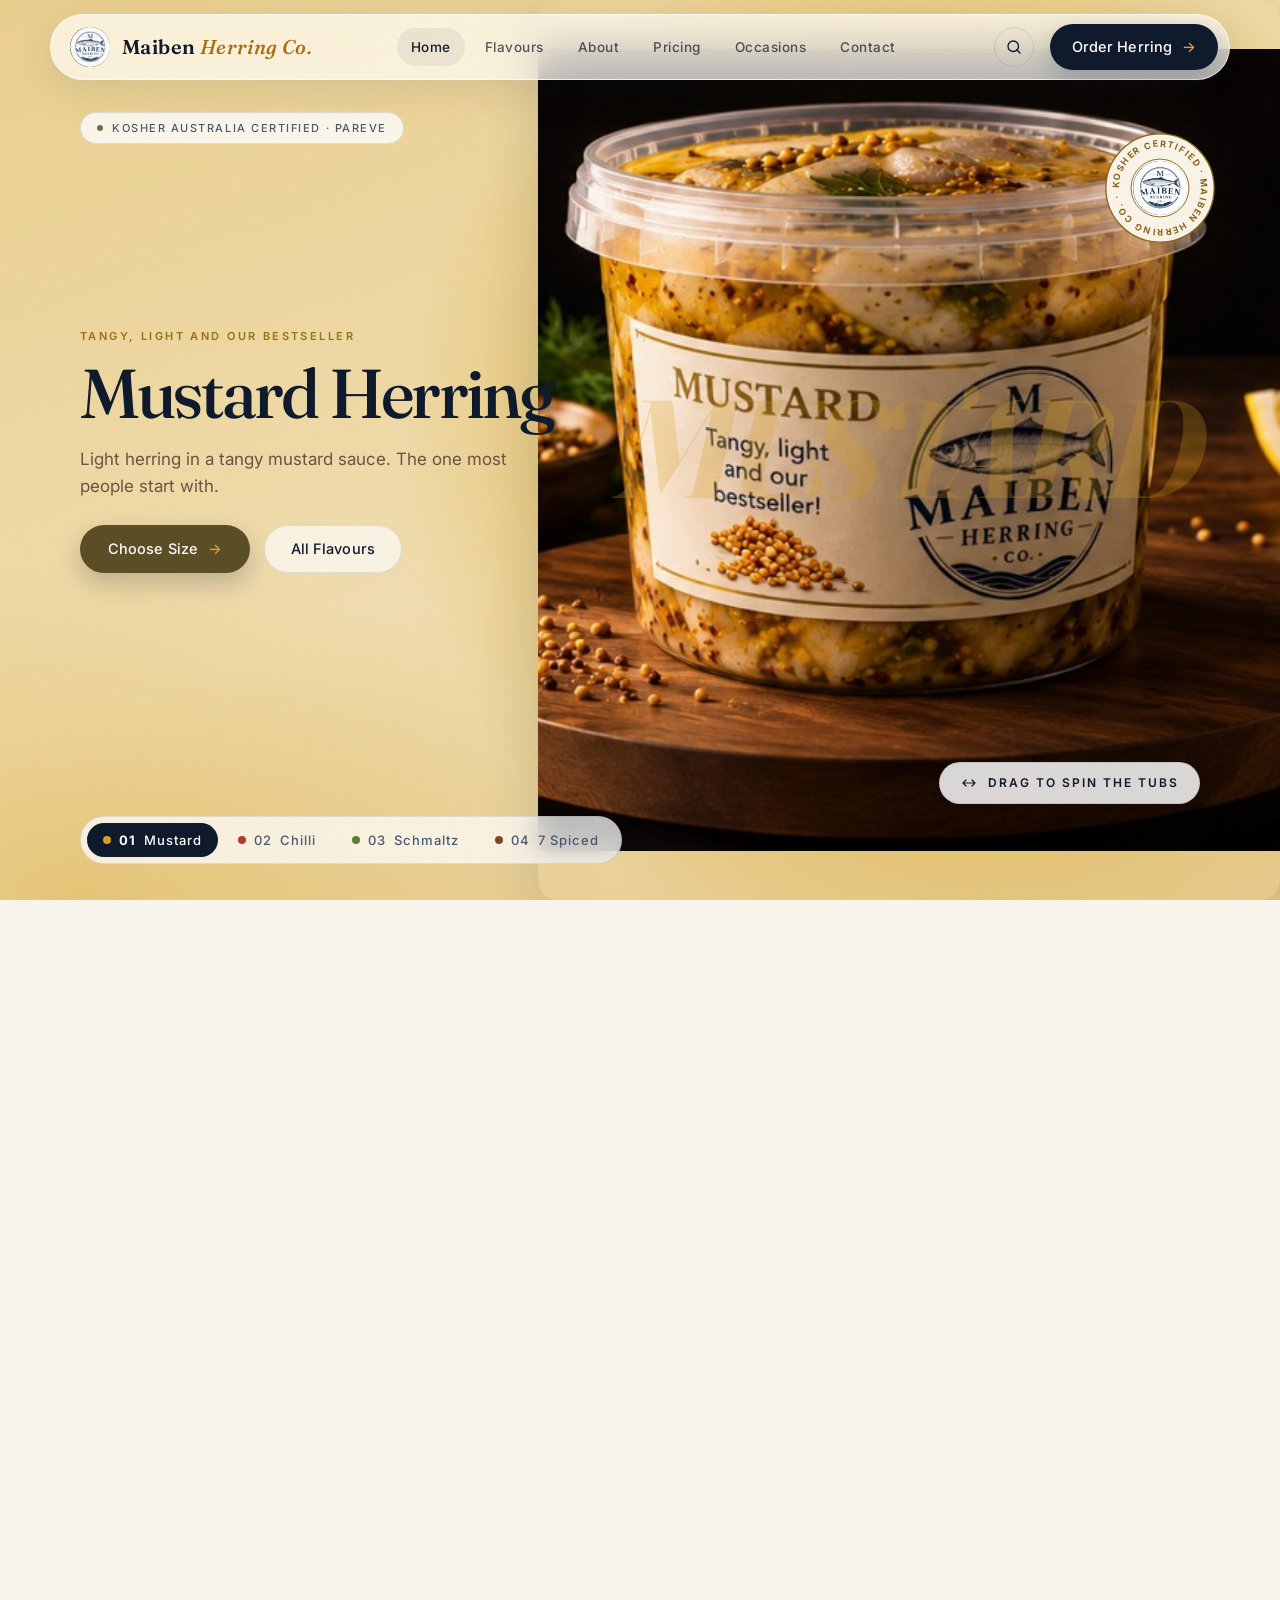
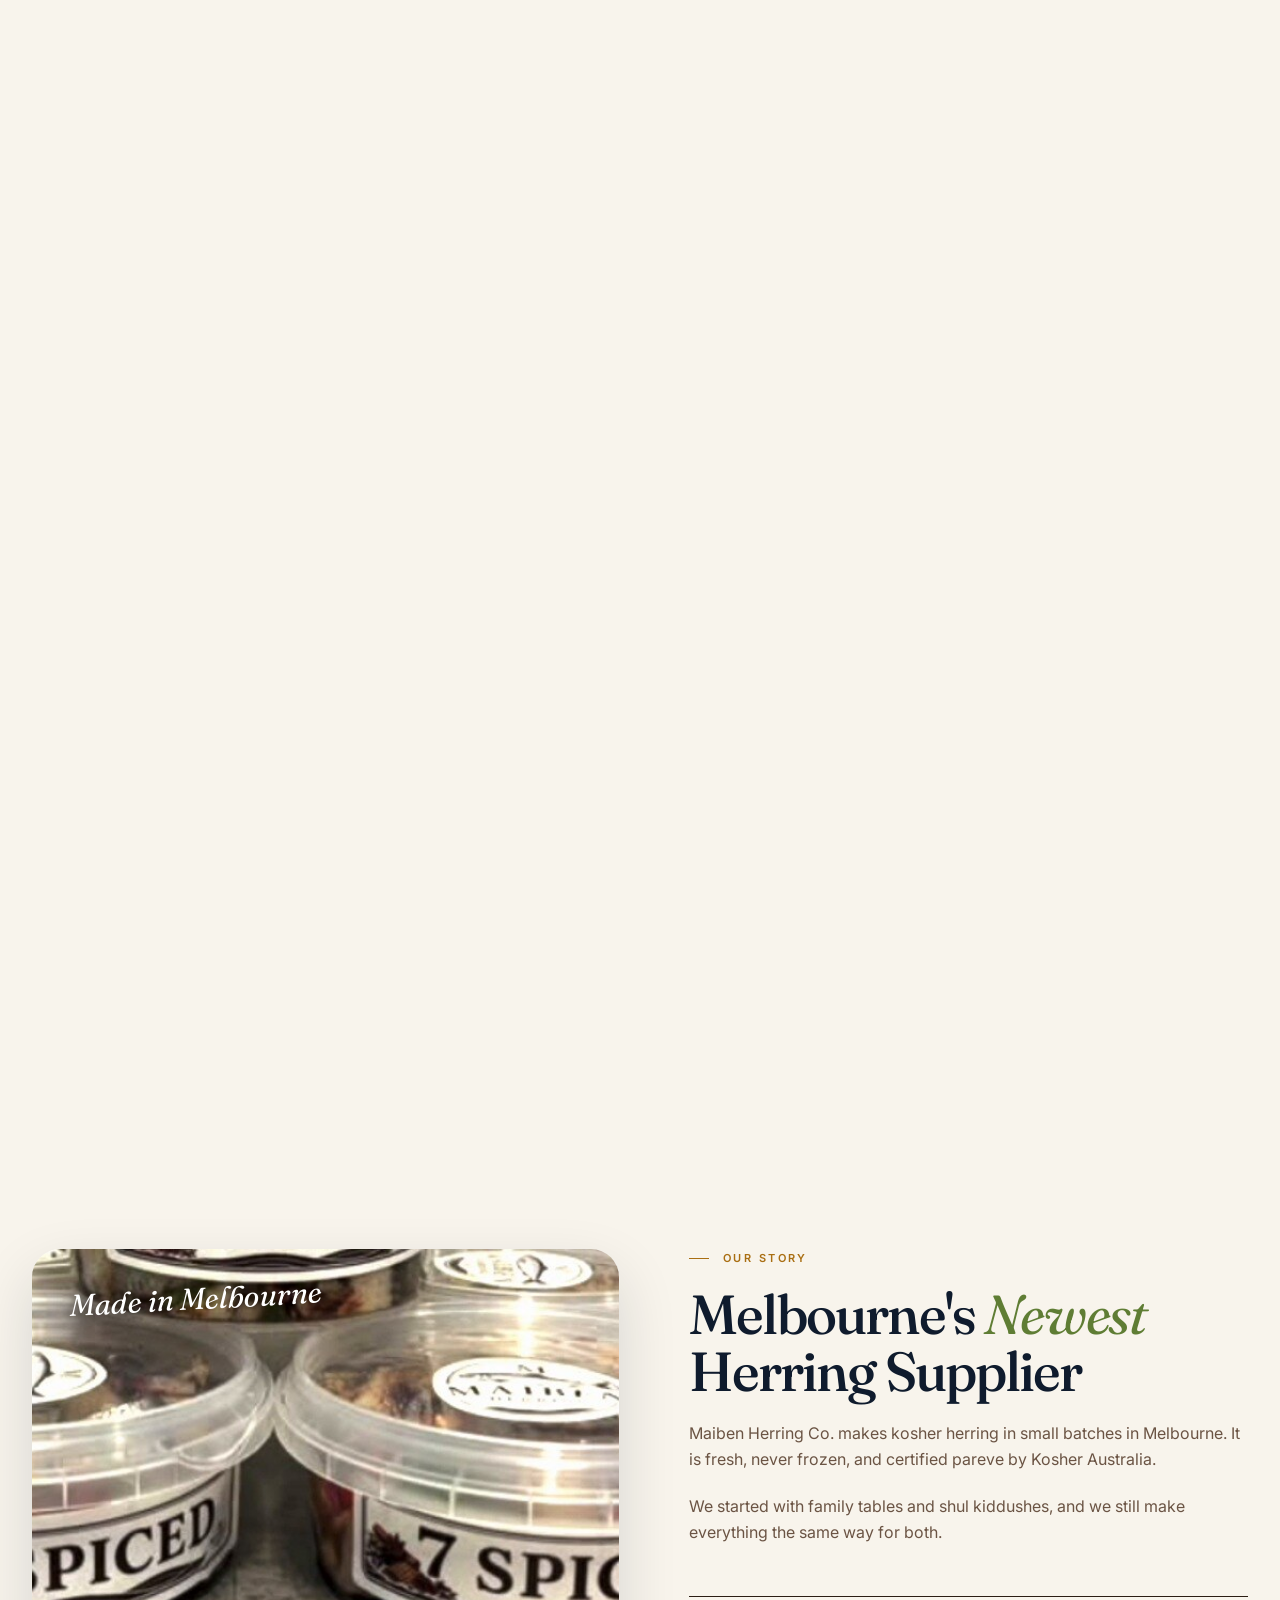
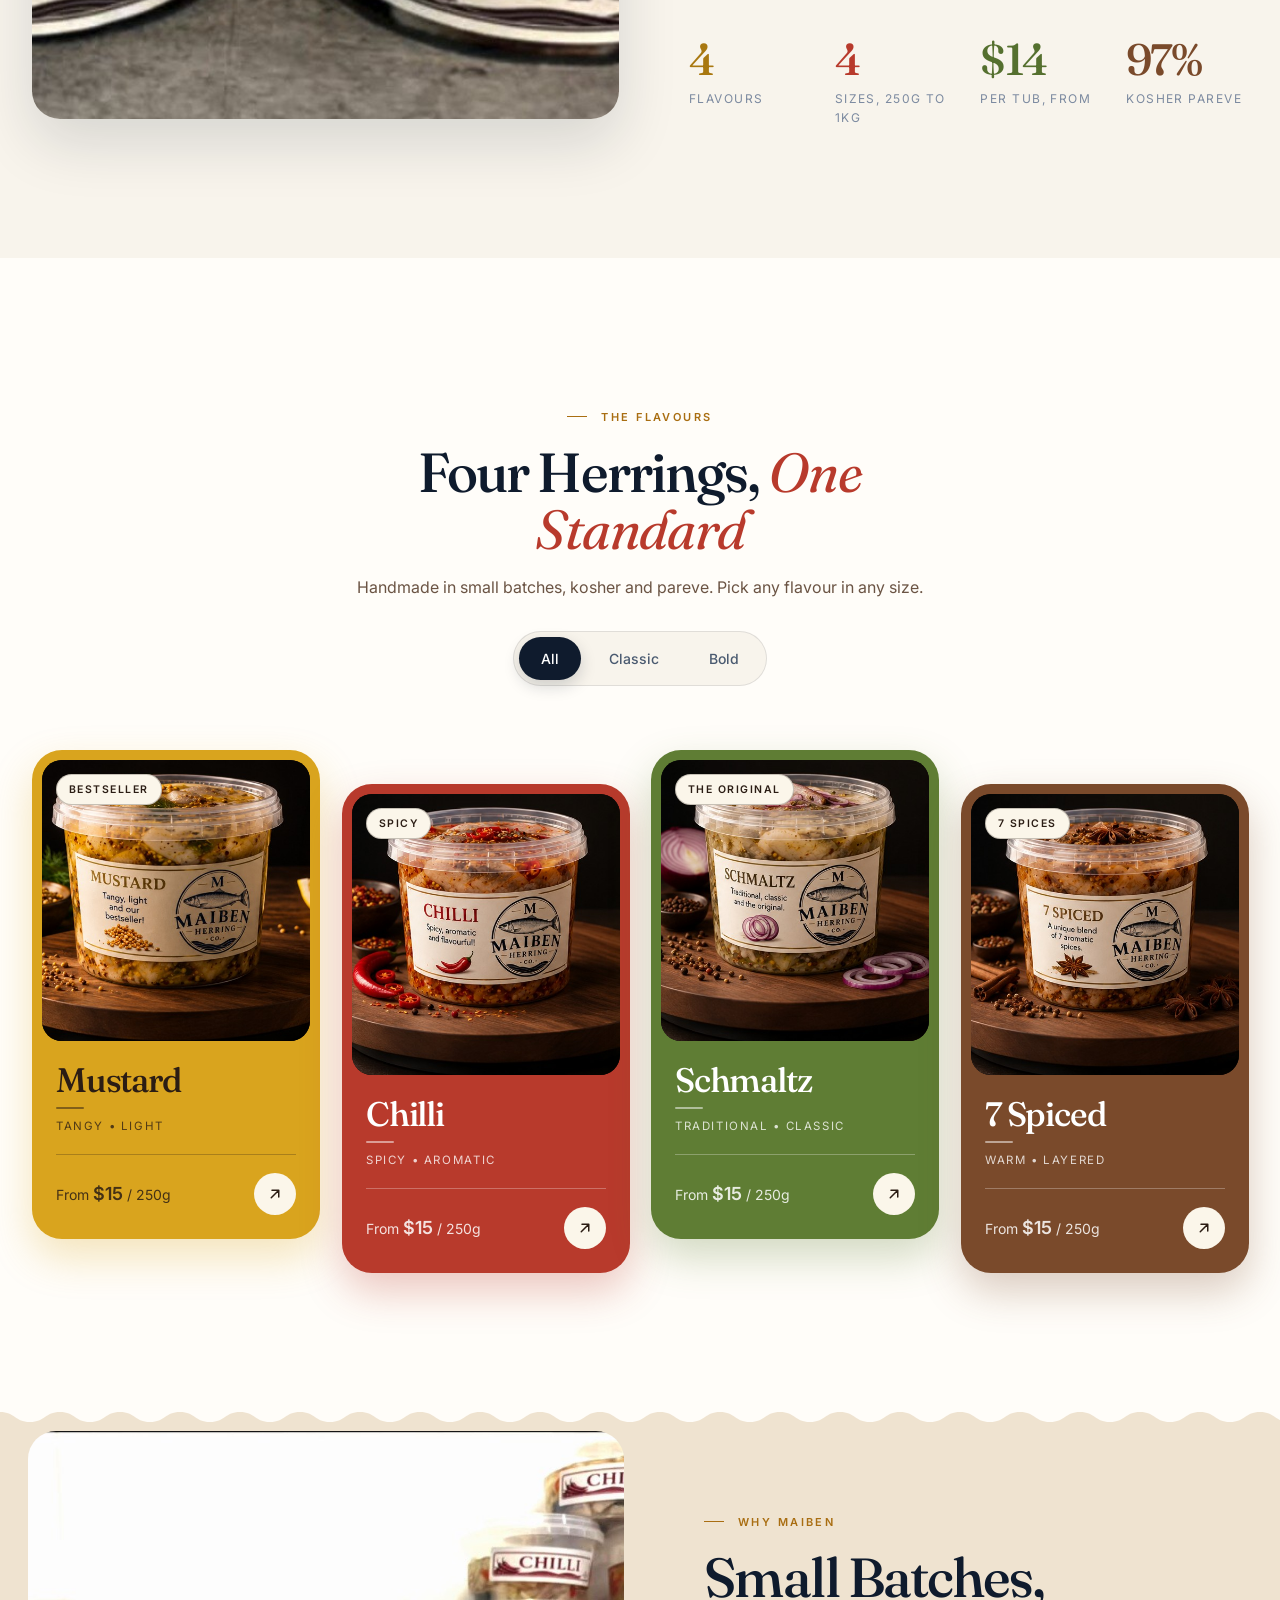
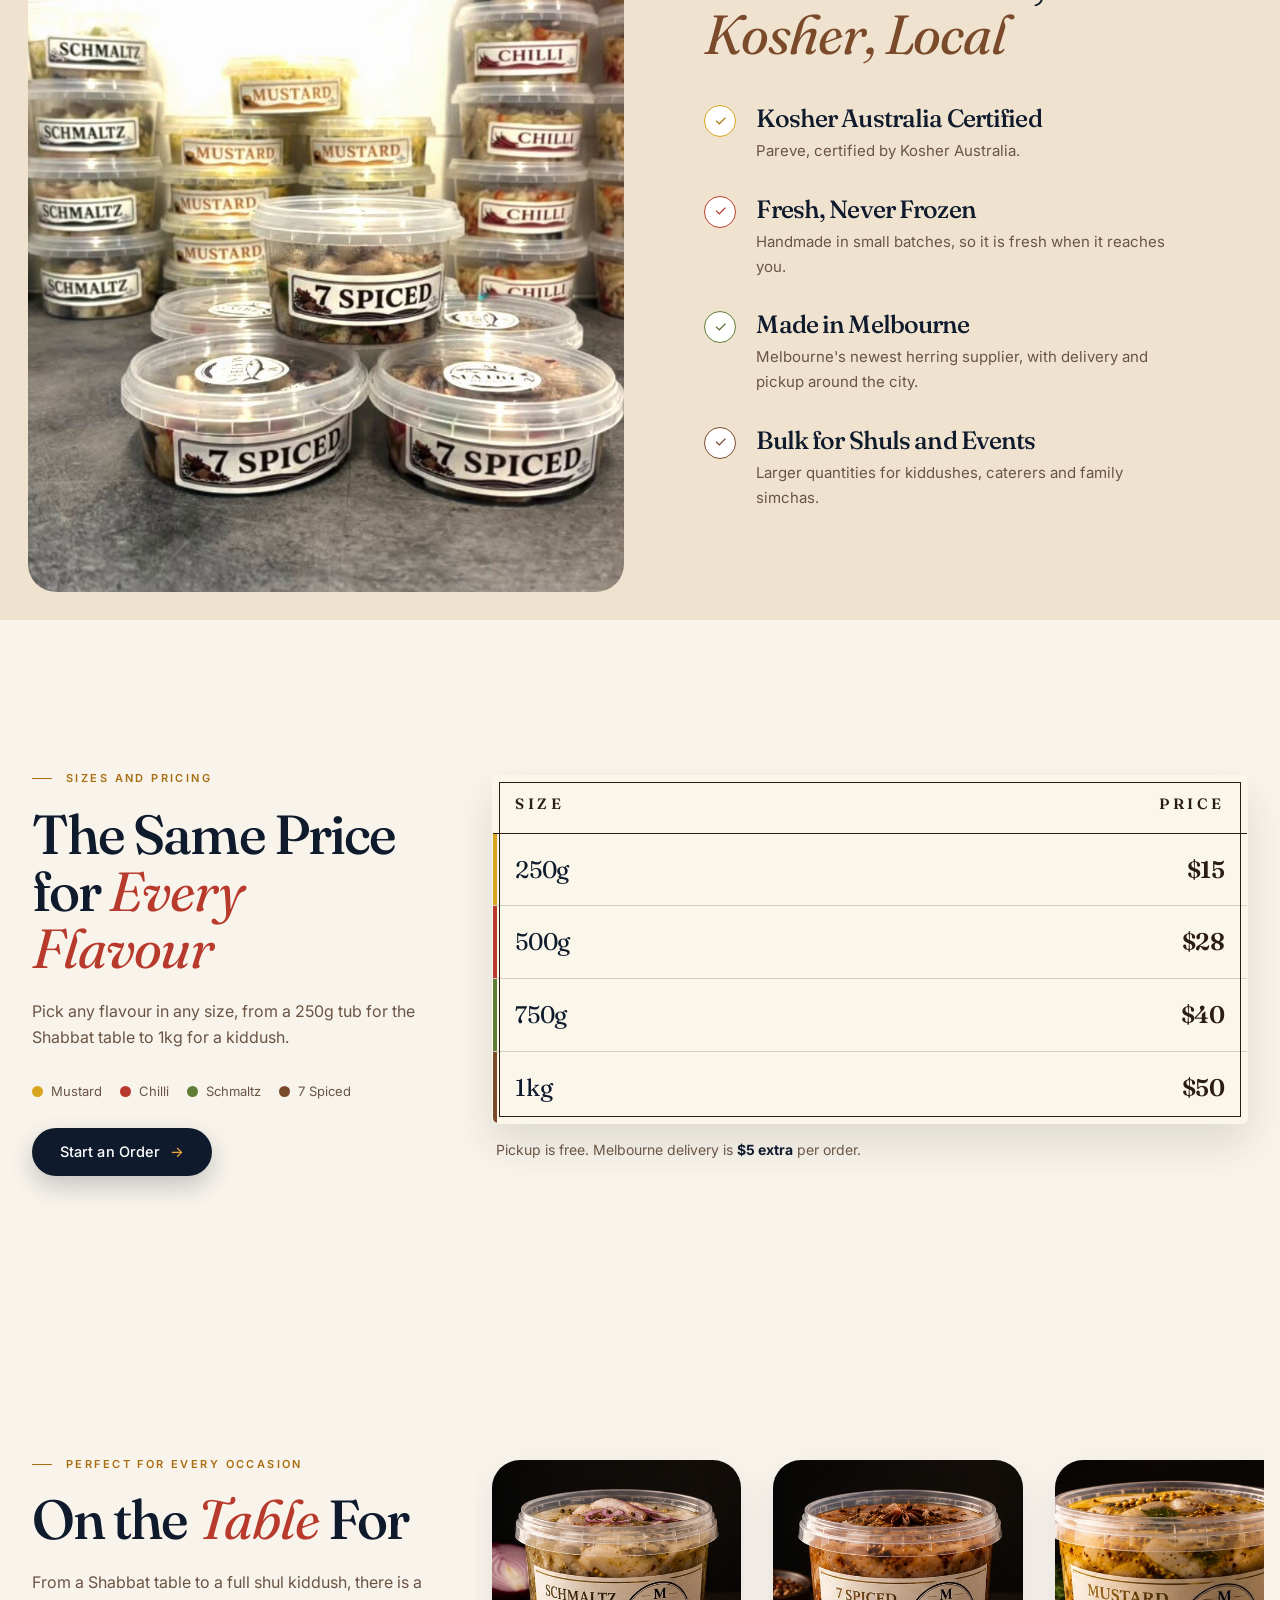
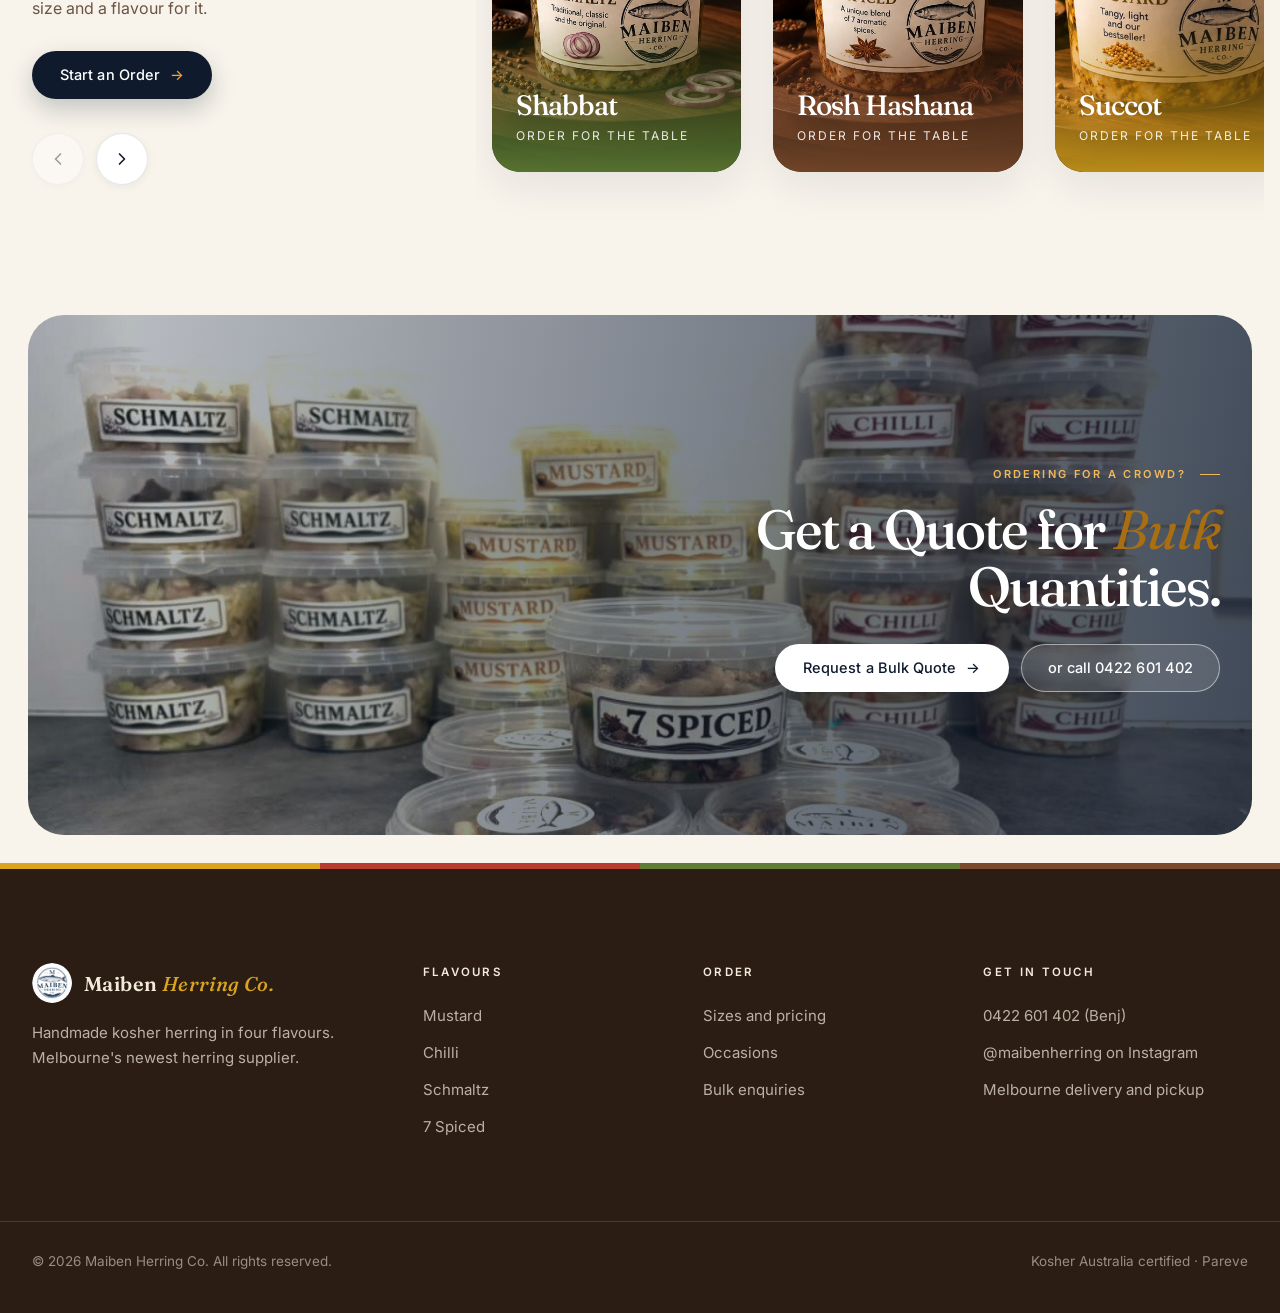
<file: index.html>
<!doctype html>
<html lang="en-AU">
<head>
<meta charset="utf-8">
<meta name="viewport" content="width=device-width, initial-scale=1, viewport-fit=cover">
<meta name="theme-color" content="#FBF8F2">
<title>Maiben Herring Co. | Kosher Herring, Melbourne</title>
<meta name="description" content="Handmade kosher herring in four flavours: Mustard, Chilli, Schmaltz and 7 Spiced. Melbourne's newest herring supplier. Order for Shabbat, yom tov and simchas.">
<meta property="og:type" content="website">
<meta property="og:title" content="Maiben Herring Co.">
<meta property="og:description" content="Handmade kosher herring in four flavours. Melbourne's newest herring supplier.">
<link rel="icon" href="images/logo.png">
<link rel="preload" as="image" href="images/mustard.jpg">
<link rel="modulepreload" href="js/vendor/three.module.min.js">
<link rel="modulepreload" href="js/hero-3d.js">
<script type="application/ld+json">
{"@context":"https://schema.org","@type":"FoodEstablishment","name":"Maiben Herring Co.","description":"Handmade kosher herring in four flavours, certified pareve by Kosher Australia. Melbourne's newest herring supplier.","telephone":"+61422601402","areaServed":"Melbourne, Australia","sameAs":["https://www.instagram.com/maibenherring/"],"hasOfferCatalog":{"@type":"OfferCatalog","name":"Herring","itemListElement":[{"@type":"Product","name":"Mustard herring","description":"Tangy, light and our bestseller","image":"images/mustard.jpg","offers":{"@type":"AggregateOffer","priceCurrency":"AUD","lowPrice":"15","highPrice":"50","offerCount":"4"}},{"@type":"Product","name":"Chilli herring","description":"Spicy, aromatic and flavourful","image":"images/chilli.jpg","offers":{"@type":"AggregateOffer","priceCurrency":"AUD","lowPrice":"15","highPrice":"50","offerCount":"4"}},{"@type":"Product","name":"Schmaltz herring","description":"Traditional, classic and the original","image":"images/schmaltz.jpg","offers":{"@type":"AggregateOffer","priceCurrency":"AUD","lowPrice":"15","highPrice":"50","offerCount":"4"}},{"@type":"Product","name":"7 Spiced herring","description":"A unique blend of 7 aromatic spices","image":"images/7spiced.jpg","offers":{"@type":"AggregateOffer","priceCurrency":"AUD","lowPrice":"15","highPrice":"50","offerCount":"4"}}]}}
</script>
<link rel="preconnect" href="https://fonts.googleapis.com">
<link rel="preconnect" href="https://fonts.gstatic.com" crossorigin>
<link href="https://fonts.googleapis.com/css2?family=Fraunces:ital,opsz,wght@0,9..144,400..700;1,9..144,400..700&family=Cormorant+Garamond:ital,wght@0,400;0,500;0,600;0,700;1,400;1,600&family=Inter:wght@300;400;500;600;700&display=swap" rel="stylesheet">
<link rel="stylesheet" href="css/vendor/swiper-bundle.min.css">
<link rel="stylesheet" href="css/vendor/aos.css">
<link rel="stylesheet" href="css/style.css">
<link rel="stylesheet" href="css/maiben.css">
<link rel="stylesheet" href="css/responsive.css">
<link rel="stylesheet" href="css/mobile.css">
<link rel="stylesheet" href="css/theme-light.css">
<link rel="stylesheet" href="css/refine.css">
<script type="importmap">{"imports":{"three":"./js/vendor/three.module.min.js"}}</script>
</head>
<body>
<a class="skip" href="#main">Skip to content</a>

<header id="main-header">
  <a class="brand" href="#home" aria-label="Maiben Herring Co., home"><img src="images/logo.png" alt="" width="52" height="52"><span>Maiben <em>Herring Co.</em></span></a>
  <nav id="site-nav" aria-label="Primary">
    <a href="#home">Home</a><a href="#flavours">Flavours</a><a href="#about">About</a><a href="#pricing">Pricing</a><a href="#occasions">Occasions</a><a href="#contact">Contact</a>
  </nav>
  <div class="header-actions">
    <button class="icon-btn" id="search-open" aria-label="Search"><svg viewBox="0 0 24 24" width="18" height="18" fill="none" stroke="currentColor" stroke-width="1.8" stroke-linecap="round"><circle cx="11" cy="11" r="7"/><path d="M20 20l-4-4"/></svg></button>
    <button class="btn-gold" data-open="booking-modal">Order Herring <span aria-hidden="true">&rarr;</span></button>
    <button class="hamburger" id="nav-toggle" aria-label="Open menu" aria-expanded="false" aria-controls="site-nav"><span></span><span></span><span></span></button>
  </div>
</header>

<main id="main">
<!-- HERO: the four tub photos as a live 3D carousel -->
<section id="home" aria-label="Introduction">
<div id="hero-runway">
  <div class="hero-sticky-frame">
    <div class="hero-photos" aria-hidden="true">
      <img class="on" src="images/mustard.jpg" alt=""><img src="images/chilli.jpg" alt=""><img src="images/schmaltz.jpg" alt=""><img src="images/7spiced.jpg" alt="">
    </div>
    <div class="hero-bgword" id="hero-bgword" aria-hidden="true">MUSTARD</div>
    <canvas id="hero-canvas" aria-hidden="true"></canvas>
    <svg class="stamp" viewBox="0 0 120 120" aria-hidden="true"><defs><path id="sp" d="M60,60 m-44,0 a44,44 0 1,1 88,0 a44,44 0 1,1 -88,0"/><clipPath id="sl"><circle cx="60" cy="60" r="29"/></clipPath></defs><circle cx="60" cy="60" r="58" fill="#FBF6EA" stroke="currentColor" stroke-width="1.4"/><g class="ring"><text font-size="9.6" font-weight="700" fill="currentColor"><textPath href="#sp" textLength="268" lengthAdjust="spacing">KOSHER CERTIFIED · MAIBEN HERRING CO. ·</textPath></text></g><circle cx="60" cy="60" r="31" fill="#fff" stroke="currentColor" stroke-width="1"/><image href="images/logo.png" x="31" y="31" width="58" height="58" clip-path="url(#sl)" preserveAspectRatio="xMidYMid slice"/></svg>
    <div class="hero-zone"></div>

    <div class="hero-top"><span class="cert">Kosher Australia certified &middot; Pareve</span></div>
    <div class="hero-content-stage" aria-live="polite">
      <div class="stage active" data-stage="0">
        <div class="eyebrow-hero">Tangy, light and our bestseller</div>
        <h1>Mustard Herring</h1>
        <p>Light herring in a tangy mustard sauce. The one most people start with.</p>
        <div class="hero-btns"><button class="btn-gold" data-open="booking-modal" data-flavour="Mustard">Choose Size <span aria-hidden="true">&rarr;</span></button><a class="btn-ghost" href="#flavours">All Flavours</a></div>
      </div>
      <div class="stage" data-stage="1">
        <div class="eyebrow-hero">Spicy, aromatic and flavourful</div>
        <h2>Chilli Herring</h2>
        <p>Herring with a spicy, aromatic kick that builds without taking over.</p>
        <div class="hero-btns"><button class="btn-gold" data-open="booking-modal" data-flavour="Chilli">Choose Size <span aria-hidden="true">&rarr;</span></button><a class="btn-ghost" href="#flavours">All Flavours</a></div>
      </div>
      <div class="stage" data-stage="2">
        <div class="eyebrow-hero">Traditional, classic and the original</div>
        <h2>Schmaltz Herring</h2>
        <p>The traditional shul-table herring, sliced with onion and made the way it always has been.</p>
        <div class="hero-btns"><button class="btn-gold" data-open="booking-modal" data-flavour="Schmaltz">Choose Size <span aria-hidden="true">&rarr;</span></button><a class="btn-ghost" href="#flavours">All Flavours</a></div>
      </div>
      <div class="stage" data-stage="3">
        <div class="eyebrow-hero">A unique blend of 7 aromatic spices</div>
        <h2>7 Spiced Herring</h2>
        <p>Our own blend of seven aromatic spices. Warm, layered and a bit different.</p>
        <div class="hero-btns"><button class="btn-gold" data-open="booking-modal" data-flavour="7 Spiced">Choose Size <span aria-hidden="true">&rarr;</span></button><a class="btn-ghost" href="#flavours">All Flavours</a></div>
      </div>
    </div>

    <div class="hero-hint" aria-hidden="true"><svg viewBox="0 0 24 24" width="18" height="18" fill="none" stroke="currentColor" stroke-width="1.6" stroke-linecap="round" stroke-linejoin="round"><path d="M4 12h16M8 8l-4 4 4 4M16 8l4 4-4 4"/></svg><span class="h-mouse">Drag to spin the tubs</span><span class="h-touch">Drag, pinch &amp; tilt the tub</span></div>
    <div class="hero-loc"><svg viewBox="0 0 24 24" width="14" height="14" fill="none" stroke="currentColor" stroke-width="2"><path d="M12 22s7-6.5 7-12a7 7 0 10-14 0c0 5.5 7 12 7 12z"/><circle cx="12" cy="10" r="2.5"/></svg>Made in Melbourne</div>
    <div class="hero-hud" role="group" aria-label="Choose flavour">
      <button class="hud-num active" data-go="0" data-hud="0" aria-label="Mustard">01 <span>Mustard</span></button>
      <button class="hud-num" data-go="1" data-hud="1" aria-label="Chilli">02 <span>Chilli</span></button>
      <button class="hud-num" data-go="2" data-hud="2" aria-label="Schmaltz">03 <span>Schmaltz</span></button>
      <button class="hud-num" data-go="3" data-hud="3" aria-label="7 Spiced">04 <span>7 Spiced</span></button>
      <span class="hud-bar" aria-hidden="true"><i id="hud-fill"></i></span>
    </div>
  </div>
</div>
</section>

<!-- ABOUT -->
<section id="about" class="section light about">
  <div class="container about-grid">
    <div class="about-visual" data-aos="fade-up">
      <img src="images/tubs-front.jpg" alt="Two tubs of Maiben 7 Spiced herring on a bench" loading="lazy" width="1200" height="440">
      <span class="since">Made in Melbourne</span>
    </div>
    <div class="about-copy" data-aos="fade-up" data-aos-delay="100">
      <div class="eyebrow">Our Story</div>
      <h2>Melbourne's <em>Newest</em> Herring Supplier</h2>
      <p>Maiben Herring Co. makes kosher herring in small batches in Melbourne. It is fresh, never frozen, and certified pareve by Kosher Australia.</p>
      <p>We started with family tables and shul kiddushes, and we still make everything the same way for both.</p>
      <div class="stats">
        <div><div class="stat-figure"><span class="stat-number" data-target="4">0</span></div><div class="stat-label">Flavours</div></div>
        <div><div class="stat-figure"><span class="stat-number" data-target="4">0</span></div><div class="stat-label">Sizes, 250g to 1kg</div></div>
        <div><div class="stat-figure">$<span class="stat-number" data-target="15">0</span></div><div class="stat-label">Per tub, from</div></div>
        <div><div class="stat-figure"><span class="stat-number" data-target="100">0</span>%</div><div class="stat-label">Kosher pareve</div></div>
      </div>
    </div>
  </div>
</section>

<!-- FLAVOURS -->
<section id="flavours" class="section dark fleet">
  <div class="container">
    <div class="section-head center" data-aos="fade-up">
      <div class="eyebrow">The Flavours</div>
      <h2>Four Herrings, <em>One Standard</em></h2>
      <p>Handmade in small batches, kosher and pareve. Pick any flavour in any size.</p>
      <div class="tabs" role="tablist" aria-label="Filter flavours">
        <button class="tab active" role="tab" aria-selected="true" data-filter="all">All</button>
        <button class="tab" role="tab" aria-selected="false" data-filter="classic">Classic</button>
        <button class="tab" role="tab" aria-selected="false" data-filter="bold">Bold</button>
      </div>
    </div>
    <div class="fleet-grid four" id="fleet-grid">
      <article class="yacht-card" data-cat="classic" data-aos="fade-up" data-yacht="mustard">
        <div class="yc-img"><img src="images/mustard.jpg" alt="Tub of Maiben mustard herring" width="504" height="545" decoding="async" loading="lazy"><span class="yc-tag">Bestseller</span></div>
        <div class="yc-body"><h3>Mustard</h3><p class="yc-specs">Tangy &bull; Light</p>
        <div class="yc-foot"><span class="yc-rate">From <strong>$15</strong> / 250g</span><button class="yc-go" aria-label="View Mustard herring"><svg viewBox="0 0 24 24" width="18" height="18" fill="none" stroke="currentColor" stroke-width="2" stroke-linecap="round" stroke-linejoin="round"><path d="M7 17L17 7M8 7h9v9"/></svg></button></div></div>
      </article>
      <article class="yacht-card" data-cat="bold" data-aos="fade-up" data-aos-delay="80" data-yacht="chilli">
        <div class="yc-img"><img src="images/chilli.jpg" alt="Tub of Maiben chilli herring" width="504" height="580" decoding="async" loading="lazy"><span class="yc-tag">Spicy</span></div>
        <div class="yc-body"><h3>Chilli</h3><p class="yc-specs">Spicy &bull; Aromatic</p>
        <div class="yc-foot"><span class="yc-rate">From <strong>$15</strong> / 250g</span><button class="yc-go" aria-label="View Chilli herring"><svg viewBox="0 0 24 24" width="18" height="18" fill="none" stroke="currentColor" stroke-width="2" stroke-linecap="round" stroke-linejoin="round"><path d="M7 17L17 7M8 7h9v9"/></svg></button></div></div>
      </article>
      <article class="yacht-card" data-cat="classic" data-aos="fade-up" data-aos-delay="160" data-yacht="schmaltz">
        <div class="yc-img"><img src="images/schmaltz.jpg" alt="Tub of Maiben schmaltz herring" width="504" height="580" decoding="async" loading="lazy"><span class="yc-tag">The Original</span></div>
        <div class="yc-body"><h3>Schmaltz</h3><p class="yc-specs">Traditional &bull; Classic</p>
        <div class="yc-foot"><span class="yc-rate">From <strong>$15</strong> / 250g</span><button class="yc-go" aria-label="View Schmaltz herring"><svg viewBox="0 0 24 24" width="18" height="18" fill="none" stroke="currentColor" stroke-width="2" stroke-linecap="round" stroke-linejoin="round"><path d="M7 17L17 7M8 7h9v9"/></svg></button></div></div>
      </article>
      <article class="yacht-card" data-cat="bold" data-aos="fade-up" data-aos-delay="240" data-yacht="spiced">
        <div class="yc-img"><img src="images/7spiced.jpg" alt="Tub of Maiben 7 spiced herring" width="504" height="580" decoding="async" loading="lazy"><span class="yc-tag">7 Spices</span></div>
        <div class="yc-body"><h3>7 Spiced</h3><p class="yc-specs">Warm &bull; Layered</p>
        <div class="yc-foot"><span class="yc-rate">From <strong>$15</strong> / 250g</span><button class="yc-go" aria-label="View 7 Spiced herring"><svg viewBox="0 0 24 24" width="18" height="18" fill="none" stroke="currentColor" stroke-width="2" stroke-linecap="round" stroke-linejoin="round"><path d="M7 17L17 7M8 7h9v9"/></svg></button></div></div>
      </article>
    </div>
    <div class="row-dots" id="row-dots" aria-hidden="true"><i class="on"></i><i></i><i></i><i></i></div>
  </div>
</section>

<!-- WHY MAIBEN -->
<section id="why" class="split">
  <div class="split-visual">
    <img src="images/tubs.jpg" alt="Stacked tubs of Maiben herring in Mustard, Chilli, Schmaltz and 7 Spiced" width="1300" height="1005" decoding="async" loading="lazy">
  </div>
  <div class="split-copy">
    <div class="eyebrow" data-aos="fade-up">Why Maiben</div>
    <h2 data-aos="fade-up">Small Batches, <em>Kosher, Local</em></h2>
    <ul class="features">
      <li data-aos="fade-up"><span class="ico" aria-hidden="true">&#10003;</span><div><h3>Kosher Australia Certified</h3><p>Pareve, certified by Kosher Australia.</p></div></li>
      <li data-aos="fade-up" data-aos-delay="80"><span class="ico" aria-hidden="true">&#10003;</span><div><h3>Fresh, Never Frozen</h3><p>Handmade in small batches, so it is fresh when it reaches you.</p></div></li>
      <li data-aos="fade-up" data-aos-delay="160"><span class="ico" aria-hidden="true">&#10003;</span><div><h3>Made in Melbourne</h3><p>Melbourne's newest herring supplier, with delivery and pickup around the city.</p></div></li>
      <li data-aos="fade-up" data-aos-delay="240"><span class="ico" aria-hidden="true">&#10003;</span><div><h3>Bulk for Shuls and Events</h3><p>Larger quantities for kiddushes, caterers and family simchas.</p></div></li>
    </ul>
  </div>
</section>

<!-- PRICING -->
<section id="pricing" class="section light pricing">
  <div class="container dest-grid">
    <div class="dest-copy" data-aos="fade-up">
      <div class="eyebrow">Sizes and Pricing</div>
      <h2>The Same Price for <em>Every Flavour</em></h2>
      <p>Pick any flavour in any size, from a 250g tub for the Shabbat table to 1kg for a kiddush.</p>
      <ul class="legend" aria-label="Flavours"><li><i style="--c:var(--f-mustard)"></i>Mustard</li><li><i style="--c:var(--f-chilli)"></i>Chilli</li><li><i style="--c:var(--f-schmaltz)"></i>Schmaltz</li><li><i style="--c:var(--f-spiced)"></i>7 Spiced</li></ul>
      <button class="btn-gold" data-open="booking-modal">Start an Order <span aria-hidden="true">&rarr;</span></button>
    </div>
    <div data-aos="fade-up" data-aos-delay="100">
      <table class="pricetable">
        <thead><tr><th scope="col">Size</th><th scope="col">Price</th></tr></thead>
        <tbody><tr><td>250g</td><td>$15</td></tr><tr><td>500g</td><td>$28</td></tr><tr><td>750g</td><td>$40</td></tr><tr><td>1kg</td><td>$50</td></tr></tbody>
      </table>
      <p class="price-note">Pickup is free. Melbourne delivery is <strong>$5 extra</strong> per order.</p>
    </div>
  </div>
</section>

<!-- OCCASIONS (slider with unclipped drop shadow) -->
<section id="occasions" class="section light destinations">
  <div class="container dest-grid">
    <div class="dest-copy" data-aos="fade-up">
      <div class="eyebrow">Perfect for Every Occasion</div>
      <h2>On the <em>Table</em> For</h2>
      <p>From a Shabbat table to a full shul kiddush, there is a size and a flavour for it.</p>
      <button class="btn-gold" data-open="booking-modal">Start an Order <span aria-hidden="true">&rarr;</span></button>
      <div class="dest-nav">
        <button class="dest-prev-btn" aria-label="Previous Occasion"><svg viewBox="0 0 24 24" width="20" height="20" fill="none" stroke="currentColor" stroke-width="2" stroke-linecap="round" stroke-linejoin="round"><path d="M15 6l-6 6 6 6"/></svg></button>
        <button class="dest-next-btn" aria-label="Next Occasion"><svg viewBox="0 0 24 24" width="20" height="20" fill="none" stroke="currentColor" stroke-width="2" stroke-linecap="round" stroke-linejoin="round"><path d="M9 6l6 6-6 6"/></svg></button>
      </div>
    </div>
    <div class="destinations-slider-wrapper" data-aos="fade-up" data-aos-delay="100">
      <div class="swiper" id="destinations-slider">
        <div class="swiper-wrapper">
          <div class="swiper-slide"><article class="destination-card occ-card"><img src="images/schmaltz.jpg" alt="" loading="lazy"><div class="dc-label"><h3>Shabbat</h3><span>Order for the table</span></div></article></div>
          <div class="swiper-slide"><article class="destination-card occ-card"><img src="images/7spiced.jpg" alt="" loading="lazy"><div class="dc-label"><h3>Rosh Hashana</h3><span>Order for the table</span></div></article></div>
          <div class="swiper-slide"><article class="destination-card occ-card"><img src="images/mustard.jpg" alt="" loading="lazy"><div class="dc-label"><h3>Succot</h3><span>Order for the table</span></div></article></div>
          <div class="swiper-slide"><article class="destination-card occ-card"><img src="images/chilli.jpg" alt="" loading="lazy"><div class="dc-label"><h3>Shemini Atzeret &amp; Simchas Torah</h3><span>Order for the table</span></div></article></div>
          <div class="swiper-slide"><article class="destination-card occ-card"><img src="images/tubs.jpg" alt="" loading="lazy"><div class="dc-label"><h3>Shule Kiddush</h3><span>Order for the table</span></div></article></div>
          <div class="swiper-slide"><article class="destination-card occ-card"><img src="images/tubs-front.jpg" alt="" loading="lazy"><div class="dc-label"><h3>Family Simchas</h3><span>Order for the table</span></div></article></div>
          </div>
      </div>
    </div>
  </div>
</section>

<!-- CTA -->
<section id="contact" class="cta-banner" style="background-image:url(images/tubs.jpg)">
  <div class="container cta-inner" data-aos="fade-up">
    <div class="cta-copy">
      <div class="eyebrow">Ordering for a Crowd?</div>
      <h2>Get a Quote for <em>Bulk</em> Quantities.</h2>
      <div class="cta-btns"><button class="btn-gold" data-open="enquiry-modal">Request a Bulk Quote <span aria-hidden="true">&rarr;</span></button><a class="btn-ghost cta-call" href="tel:+61422601402">or call 0422 601 402</a></div>
    </div>
  </div>
</section>
</main>

<footer id="footer">
  <div class="container footer-grid">
    <div><a class="brand foot-brand" href="#home"><img src="images/logo.png" alt="" width="64" height="64"><span>Maiben <em>Herring Co.</em></span></a><p class="foot-bio">Handmade kosher herring in four flavours. Melbourne's newest herring supplier.</p></div>
    <div><h4>Flavours</h4><ul><li><a href="#flavours">Mustard</a></li><li><a href="#flavours">Chilli</a></li><li><a href="#flavours">Schmaltz</a></li><li><a href="#flavours">7 Spiced</a></li></ul></div>
    <div><h4>Order</h4><ul><li><a href="#pricing">Sizes and pricing</a></li><li><a href="#occasions">Occasions</a></li><li><a href="#contact" data-open="enquiry-modal">Bulk enquiries</a></li></ul></div>
    <div><h4>Get in Touch</h4><ul class="contact"><li><a href="tel:+61422601402">0422 601 402 (Benj)</a></li><li><a href="https://www.instagram.com/maibenherring/">@maibenherring on Instagram</a></li><li>Melbourne delivery and pickup</li></ul></div>
  </div>
  <div class="container foot-bar"><span>&copy; 2026 Maiben Herring Co. All rights reserved.</span><span class="foot-links"><span>Kosher Australia certified &middot; Pareve</span></span></div>
</footer>

<div class="modal search-modal" id="search-modal" role="dialog" aria-modal="true" aria-label="Search" hidden>
  <button class="modal-close" data-close aria-label="Close">&times;</button>
  <div class="search-inner">
    <label class="sr" for="search-input">Search flavours and sizes</label>
    <input id="search-input" type="search" placeholder="Search flavours, sizes…" autocomplete="off">
    <div class="chips"><button data-q="Mustard">Mustard</button><button data-q="Chilli">Chilli</button><button data-q="Schmaltz">Schmaltz</button><button data-q="Bulk catering">Bulk catering</button></div>
    <div class="search-results" id="search-results" aria-live="polite"></div>
  </div>
</div>

<div class="modal" id="booking-modal" role="dialog" aria-modal="true" aria-labelledby="bk-title" hidden>
  <div class="dialog"><div class="grab" aria-hidden="true"></div>
    <button class="modal-close" data-close aria-label="Close">&times;</button>
    <div class="eyebrow">Order</div><h2 id="bk-title">Order Herring</h2>
    <form id="booking-form" novalidate>
      <div class="field"><label for="bk-flavour">Flavour</label><select id="bk-flavour" name="flavour"><option>Mustard</option><option>Chilli</option><option>Schmaltz</option><option>7 Spiced</option></select></div>
      <div class="row2"><div class="field"><label for="bk-size">Size</label><select id="bk-size" name="size_g"><option value="250">250g · $15</option><option value="500">500g · $28</option><option value="750">750g · $40</option><option value="1000">1kg · $50</option></select></div>
      <div class="field"><label for="bk-qty">Quantity</label><div class="stepper"><button type="button" data-step="-1" aria-label="Fewer">&minus;</button><input id="bk-qty" name="quantity" type="number" inputmode="numeric" min="1" max="99" value="1"><button type="button" data-step="1" aria-label="More">+</button></div></div></div>
      <div class="field"><label for="bk-name">Your name</label><input id="bk-name" name="name" autocomplete="name" maxlength="120" required></div>
      <div class="row2"><div class="field"><label for="bk-phone">Mobile</label><input id="bk-phone" name="phone" type="tel" inputmode="tel" autocomplete="tel" maxlength="30" required></div>
      <div class="field"><label for="bk-email">Email <span class="opt">(optional)</span></label><input id="bk-email" name="email" type="email" autocomplete="email" maxlength="200"></div></div>
      <div class="field"><label for="bk-how">Pickup or delivery</label><select id="bk-how" name="fulfilment"><option value="pickup">Pickup</option><option value="delivery">Melbourne delivery (+$5)</option></select></div>
      <div class="field" id="bk-addr-wrap" hidden><label for="bk-addr">Delivery address</label><input id="bk-addr" name="address" autocomplete="street-address" maxlength="300"></div>
      <div class="field"><label for="bk-notes">Notes <span class="opt">(optional)</span></label><textarea id="bk-notes" name="notes" rows="2" maxlength="1000" placeholder="Date you need it by, allergies, anything we should know"></textarea></div>
      <input class="hp" type="text" name="website" tabindex="-1" autocomplete="off" aria-hidden="true">
      <p class="bk-total" id="bk-total" aria-live="polite"></p>
      <button class="btn-gold wide" type="submit" id="bk-submit">Continue to Payment <span aria-hidden="true">&rarr;</span></button>
      <p class="form-msg" id="bk-msg" role="status"></p>
    </form>
    <p class="note-small foot-note">Secure card payment by Stripe. Your order is only confirmed and saved once payment goes through.</p>
  </div>
</div>

<div class="modal" id="enquiry-modal" role="dialog" aria-modal="true" aria-labelledby="eq-title" hidden>
  <div class="dialog"><div class="grab" aria-hidden="true"></div>
    <button class="modal-close" data-close aria-label="Close">&times;</button>
    <div class="eyebrow">Bulk &amp; Catering</div><h2 id="eq-title">Request a Quote</h2>
    <form id="enquiry-form" novalidate>
      <div class="field"><label for="eq-name">Your name</label><input id="eq-name" name="name" autocomplete="name" maxlength="120" required></div>
      <div class="row2"><div class="field"><label for="eq-phone">Mobile</label><input id="eq-phone" name="phone" type="tel" inputmode="tel" autocomplete="tel" maxlength="30" required></div>
      <div class="field"><label for="eq-email">Email <span class="opt">(optional)</span></label><input id="eq-email" name="email" type="email" autocomplete="email" maxlength="200"></div></div>
      <div class="row2"><div class="field"><label for="eq-occ">Occasion</label><select id="eq-occ" name="occasion"><option>Shul kiddush</option><option>Family simcha</option><option>Event or catering</option><option>Rosh Hashana / Yom Tov</option><option>Other</option></select></div>
      <div class="field"><label for="eq-date">Needed by</label><input id="eq-date" name="needed_by" maxlength="60" placeholder="e.g. 12 Sept"></div></div>
      <div class="field"><label for="eq-details">What do you need?</label><textarea id="eq-details" name="details" rows="4" maxlength="2000" required placeholder="Flavours, how much, and how many people"></textarea></div>
      <input class="hp" type="text" name="website" tabindex="-1" autocomplete="off" aria-hidden="true">
      <button class="btn-gold wide" type="submit" id="eq-submit">Send Enquiry <span aria-hidden="true">&rarr;</span></button>
      <p class="form-msg" id="eq-msg" role="status"></p>
    </form>
    <div class="order-out" id="eq-done" hidden>
      <div class="ok-badge" aria-hidden="true">&#10003;</div>
      <h3>Thanks, we have it</h3>
      <p class="note-small">Benj will come back to you with a quote.</p>
    </div>
  </div>
</div>

<div class="modal" id="paid-modal" role="dialog" aria-modal="true" aria-labelledby="pd-title" hidden>
  <div class="dialog"><div class="grab" aria-hidden="true"></div>
    <button class="modal-close" data-close aria-label="Close">&times;</button>
    <div class="order-out">
      <div class="ok-badge" aria-hidden="true">&#10003;</div>
      <h2 id="pd-title">Payment received</h2>
      <p>Thank you. Your order is confirmed. Benj will text you with pickup or delivery details.</p>
      <button class="btn-gold wide" data-close>Back to the site</button>
    </div>
  </div>
</div>

<div class="modal" id="yacht-modal" role="dialog" aria-modal="true" aria-labelledby="ym-title" hidden>
  <div class="dialog yacht-dialog"><div class="grab" aria-hidden="true"></div>
    <button class="modal-close" data-close aria-label="Close">&times;</button>
    <img id="ym-img" alt="">
    <div class="ym-body"><div class="eyebrow" id="ym-tag"></div><h2 id="ym-title"></h2><p id="ym-desc"></p>
    <ul class="ym-specs"><li>250g $15</li><li>500g $28</li><li>750g $40</li><li>1kg $50</li></ul>
    <div class="ym-foot"><span id="ym-rate"></span><button class="btn-gold" data-open="booking-modal">Order <span aria-hidden="true">&rarr;</span></button></div></div>
  </div>
</div>

<div class="action-bar" aria-label="Quick actions">
  <a class="ab-call" href="tel:+61422601402"><svg viewBox="0 0 24 24" width="18" height="18" fill="none" stroke="currentColor" stroke-width="2" stroke-linecap="round" stroke-linejoin="round"><path d="M22 16.9v3a2 2 0 01-2.2 2 19.8 19.8 0 01-8.6-3.1 19.5 19.5 0 01-6-6A19.8 19.8 0 012.1 4.2 2 2 0 014.1 2h3a2 2 0 012 1.7c.1 1 .4 1.9.7 2.8a2 2 0 01-.5 2.1L8.1 9.9a16 16 0 006 6l1.3-1.3a2 2 0 012.1-.4c.9.3 1.8.6 2.8.7a2 2 0 011.7 2z"/></svg>Call Benj</a>
  <button class="ab-order" data-open="booking-modal">Order Herring <span aria-hidden="true">&rarr;</span></button>
</div>
<script src="js/config.js"></script>
<script src="js/vendor/swiper-bundle.min.js"></script>
<script src="js/vendor/aos.js"></script>
<script src="js/main.js"></script>
<script type="module" src="js/canvas-hero.js"></script>
</body>
</html>
</file>
<file: css/style.css>
/* Aventis Yacht Charters — "Quiet Maritime Luxury" */
:root{
  --color-navy-dark:#070F17;--color-navy-card:#0E1B28;--color-navy-surface:#132435;
  --color-gold:#C59B5F;--color-gold-light:#DFBE88;--color-gold-dark:#A57D43;
  --color-cream:#FAF8F5;--color-cream-card:#F4EFEA;
  --color-text-dark:#121A21;--color-text-muted:#626E7B;--color-text-light:#fff;--color-text-dim:rgba(255,255,255,.72);
  --border-light:rgba(255,255,255,.12);--border-dark:rgba(7,15,23,.08);--border-gold:rgba(197,155,95,.35);
  --shadow-sm:0 4px 12px rgba(0,0,0,.06);--shadow-md:0 12px 30px rgba(0,0,0,.12);--shadow-lg:0 20px 45px rgba(0,0,0,.22);--shadow-gold:0 8px 25px rgba(197,155,95,.28);
  --radius-sm:6px;--radius-md:12px;--radius-lg:20px;--radius-full:9999px;
  --transition-smooth:all .4s cubic-bezier(.16,1,.3,1);
  --font-serif:'Cormorant Garamond',Georgia,serif;--font-sans:'Inter',-apple-system,BlinkMacSystemFont,sans-serif;
}
*,*::before,*::after{box-sizing:border-box}
html{scroll-behavior:smooth;scroll-padding-top:70px}
body{margin:0;font-family:var(--font-sans);font-size:16px;line-height:1.65;color:var(--color-text-dark);background:var(--color-navy-dark);-webkit-font-smoothing:antialiased;overflow-x:hidden}
img{max-width:100%;display:block}
a{color:inherit;text-decoration:none}
button{font:inherit;cursor:pointer;border:0;background:none;color:inherit}
ul{list-style:none;margin:0;padding:0}
h1,h2,h3,h4{font-family:var(--font-serif);letter-spacing:-.015em;margin:0;font-weight:600}
:focus-visible{outline:2px solid var(--color-gold);outline-offset:3px}
.sr{position:absolute;width:1px;height:1px;overflow:hidden;clip:rect(0 0 0 0);white-space:nowrap}
.skip{position:fixed;left:16px;top:-60px;z-index:3000;background:var(--color-gold);color:#fff;padding:10px 18px;border-radius:var(--radius-full)}
.skip:focus{top:12px}
.container{max-width:1320px;margin:0 auto;padding:0 32px;width:100%}
.section{padding:130px 0 120px}
.section.light{background:var(--color-cream)}
.section.dark{background:var(--color-navy-dark);color:#fff}
.eyebrow{display:inline-flex;align-items:center;gap:14px;font-size:11.5px;font-weight:600;letter-spacing:3px;text-transform:uppercase;color:var(--color-gold-dark);margin-bottom:18px}
.eyebrow::before{content:"";width:32px;height:1.5px;background:var(--color-gold)}
.dark .eyebrow,.cta-banner .eyebrow,.split-copy .eyebrow{color:var(--color-gold)}
h2{font-size:clamp(32px,4vw,54px);line-height:1.15}

/* Buttons */
.btn-gold{display:inline-flex;align-items:center;gap:10px;background:var(--color-gold);color:#fff;font-weight:600;font-size:14.5px;padding:12px 28px;border-radius:var(--radius-full);box-shadow:var(--shadow-gold);transition:var(--transition-smooth);pointer-events:auto}
.btn-gold:hover{background:var(--color-gold-light);transform:translateY(-2px)}
.btn-gold:active{background:var(--color-gold-dark)}
.btn-gold.wide{width:100%;justify-content:center;padding:15px}
.btn-ghost{display:inline-flex;align-items:center;font-weight:600;font-size:14.5px;padding:11px 26px;border-radius:var(--radius-full);border:1px solid rgba(255,255,255,.55);color:#fff;transition:var(--transition-smooth);pointer-events:auto;backdrop-filter:blur(6px);background:rgba(7,15,23,.18)}
.btn-ghost:hover{border-color:var(--color-gold);color:var(--color-gold-light)}

/* Header */
#main-header{position:fixed;top:0;left:0;width:100%;z-index:1000;display:flex;align-items:center;justify-content:space-between;gap:24px;padding:22px 48px;transition:all .4s ease}
#main-header.scrolled{background:rgba(7,15,23,.88);backdrop-filter:blur(16px);-webkit-backdrop-filter:blur(16px);padding:14px 48px;border-bottom:1px solid rgba(197,155,95,.2);box-shadow:0 10px 30px rgba(0,0,0,.35)}
.brand img{height:52px;width:auto;transition:height .4s ease}
#main-header.scrolled .brand img{height:44px}
#site-nav{display:flex;gap:34px}
#site-nav a{position:relative;font-size:14px;font-weight:500;letter-spacing:.5px;color:#fff;opacity:.85;padding:6px 0;transition:color .3s,opacity .3s}
#site-nav a::after{content:"";position:absolute;left:50%;bottom:0;width:0;height:1.5px;background:var(--color-gold);transition:all .35s ease;transform:translateX(-50%)}
#site-nav a:hover{opacity:1;color:var(--color-gold)}
#site-nav a:hover::after,#site-nav a.current::after{width:100%}
.header-actions{display:flex;align-items:center;gap:16px}
.icon-btn{width:40px;height:40px;border-radius:50%;display:grid;place-items:center;color:#fff;border:1px solid transparent;background:rgba(255,255,255,.08);backdrop-filter:blur(8px);transition:var(--transition-smooth)}
.icon-btn:hover{border-color:var(--color-gold);color:var(--color-gold)}
.hamburger{display:none;width:42px;height:42px;flex-direction:column;justify-content:center;align-items:center;gap:5px}
.hamburger span{display:block;width:22px;height:1.8px;background:#fff;transition:transform .3s,opacity .3s}
.hamburger[aria-expanded=true] span:nth-child(1){transform:translateY(6.8px) rotate(45deg)}
.hamburger[aria-expanded=true] span:nth-child(2){opacity:0}
.hamburger[aria-expanded=true] span:nth-child(3){transform:translateY(-6.8px) rotate(-45deg)}

/* Hero — 3D */
#hero-runway{height:300vh;position:relative;width:100%}
.hero-sticky-frame{position:sticky;top:0;height:100vh;width:100vw;overflow:hidden;background:#9fc3dc;cursor:grab;touch-action:pan-y}
.hero-sticky-frame.grabbing{cursor:grabbing}
.hero-poster{position:absolute;inset:0;width:100%;height:100%;object-fit:cover;z-index:0}
#hero-canvas{position:absolute;top:0;left:0;width:100%;height:100%;z-index:1;opacity:0;transition:opacity .9s ease;will-change:transform;transform:translateZ(0)}
.hero-ready #hero-canvas{opacity:1}
.hero-content-stage{position:absolute;bottom:110px;right:80px;max-width:580px;text-align:right;z-index:10;pointer-events:none}
.hero-content-stage{display:flex;flex-direction:column;align-items:flex-end}
.stage{display:none;width:580px;max-width:calc(100vw - 48px)}
.stage.active{display:block;animation:stageIn .5s ease-out}
@keyframes stageIn{from{transform:translateY(16px)}to{transform:none}}
.eyebrow-hero{font-size:12px;font-weight:600;letter-spacing:3px;text-transform:uppercase;color:var(--color-gold-light);text-shadow:0 1px 3px rgba(0,0,0,.55),0 2px 14px rgba(0,0,0,.6);margin-bottom:14px}
.stage h1,.stage h2{font-size:clamp(46px,5.2vw,72px);font-weight:500;color:#fff;line-height:1.06;text-shadow:0 4px 24px rgba(0,0,0,.55);margin-bottom:18px}
.stage p{font-size:16px;color:rgba(255,255,255,.92);line-height:1.55;max-width:480px;margin:0 0 26px auto;text-shadow:0 2px 12px rgba(0,0,0,.6)}
.hero-btns{display:flex;gap:14px;justify-content:flex-end;flex-wrap:wrap}
.hero-hint{position:absolute;z-index:10;left:50%;bottom:44px;transform:translateX(-50%);display:flex;align-items:center;gap:10px;color:#fff;font-size:12px;font-weight:600;letter-spacing:2px;text-transform:uppercase;padding:10px 20px;border-radius:var(--radius-full);background:rgba(7,15,23,.35);backdrop-filter:blur(8px);border:1px solid rgba(255,255,255,.25);pointer-events:none;transition:opacity .6s}
.hero-hint svg{animation:nudge 2s ease-in-out infinite}
.hero-hint.gone{opacity:0}
@keyframes nudge{50%{transform:translateX(5px)}}
.hero-loc{position:absolute;bottom:44px;left:80px;z-index:10;color:#fff;font-size:12px;font-weight:600;letter-spacing:2px;text-transform:uppercase;display:flex;align-items:center;gap:8px;text-shadow:0 2px 10px rgba(0,0,0,.5)}
.hero-hud{position:absolute;bottom:44px;right:80px;z-index:10;display:flex;align-items:center;gap:16px;color:rgba(255,255,255,.75);font-size:13px;font-weight:500;letter-spacing:1px;text-shadow:0 2px 10px rgba(0,0,0,.5)}
.hud-num{transition:color .3s}
.hud-num.active{color:var(--color-gold);font-weight:700}
.hud-bar{width:110px;height:2px;background:rgba(255,255,255,.3);border-radius:2px;overflow:hidden}
.hud-bar i{display:block;height:100%;width:15%;background:var(--color-gold)}

/* About */
.about-grid{display:grid;grid-template-columns:1.05fr 1fr;gap:70px;align-items:center}
.about-visual{position:relative;aspect-ratio:4/3.2;border-radius:var(--radius-lg);box-shadow:var(--shadow-lg);overflow:hidden}
.about-visual img{width:100%;height:100%;object-fit:cover}
.since{position:absolute;top:32px;left:36px;font-family:var(--font-serif);font-style:italic;font-size:38px;color:#fff;text-shadow:0 4px 18px rgba(0,0,0,.6)}
.about-copy p{color:var(--color-text-muted);margin:20px 0 0}
.about-copy h2{margin-bottom:6px}
.stats{display:grid;grid-template-columns:repeat(4,1fr);gap:20px;border-top:1px solid var(--border-dark);padding-top:40px;margin-top:50px}
.stat-figure{font-family:var(--font-serif);font-size:46px;font-weight:600;line-height:1;color:var(--color-text-dark)}
.stat-label{font-size:12.5px;color:var(--color-text-muted);margin-top:8px;letter-spacing:.3px}

/* Fleet */
.section-head.center{text-align:center;max-width:720px;margin:0 auto 56px}
.section-head p{color:var(--color-text-dim);margin:16px 0 30px}
.tabs{display:flex;gap:10px;justify-content:center;flex-wrap:wrap}
.tab{padding:10px 24px;border-radius:var(--radius-full);border:1px solid var(--border-light);color:var(--color-text-dim);font-size:14px;font-weight:500;transition:var(--transition-smooth)}
.tab:hover{border-color:var(--color-gold);color:#fff}
.tab.active{background:var(--color-gold);color:#fff;border-color:var(--color-gold);box-shadow:var(--shadow-gold)}
.fleet-grid{display:grid;grid-template-columns:repeat(3,1fr);gap:30px}
.yacht-card{background:var(--color-navy-card);border:1px solid var(--border-light);border-radius:var(--radius-md);overflow:hidden;transition:var(--transition-smooth);will-change:transform}
.yacht-card[hidden]{display:none}
.yacht-card:hover{transform:translateY(-8px);border-color:var(--color-gold);box-shadow:0 16px 36px rgba(0,0,0,.45)}
.yc-img{position:relative;aspect-ratio:16/10;overflow:hidden}
.yc-img img{width:100%;height:100%;object-fit:cover;transition:transform .8s ease}
.yacht-card:hover .yc-img img{transform:scale(1.08)}
.yc-tag{position:absolute;top:16px;left:16px;font-size:10.5px;font-weight:600;letter-spacing:2px;text-transform:uppercase;background:rgba(7,15,23,.7);backdrop-filter:blur(8px);padding:6px 12px;border-radius:var(--radius-full);color:var(--color-gold-light)}
.yc-body{padding:26px 26px 24px}
.yc-body h3{font-size:26px;line-height:1.2}
.yc-specs{font-size:11.5px;letter-spacing:1.2px;text-transform:uppercase;color:var(--color-text-dim);margin:10px 0 22px}
.yc-foot{display:flex;justify-content:space-between;align-items:center;border-top:1px solid var(--border-light);padding-top:18px}
.yc-rate{font-size:14px;color:var(--color-text-dim)}.yc-rate strong{color:var(--color-gold-light);font-weight:600;font-size:17px}
.yc-go{width:42px;height:42px;border-radius:50%;border:1px solid var(--border-gold);display:grid;place-items:center;color:var(--color-gold);transition:var(--transition-smooth)}
.yc-go svg{transition:transform .4s}
.yacht-card:hover .yc-go{background:var(--color-gold);color:#fff}
.yacht-card:hover .yc-go svg{transform:rotate(45deg)}

/* Split experience */
.split{display:grid;grid-template-columns:1fr 1.05fr;min-height:700px}
.split-visual{position:relative;overflow:hidden;min-height:100%}
.split-visual img{position:absolute;inset:0;width:100%;height:100%;object-fit:cover}
.play-badge{position:absolute;left:50%;top:50%;width:84px;height:84px;margin:-42px 0 0 -42px;border-radius:50%;background:var(--color-gold);color:#fff;display:grid;place-items:center;box-shadow:var(--shadow-gold)}
.play-badge::before,.play-badge::after{content:"";position:absolute;inset:0;border-radius:50%;border:1.5px solid var(--color-gold-light);animation:pulse 2.6s ease-out infinite}
.play-badge::after{animation-delay:1.3s}
@keyframes pulse{from{transform:scale(1);opacity:.9}to{transform:scale(2.1);opacity:0}}
.split-copy{background:var(--color-cream-card);padding:100px 80px;display:flex;flex-direction:column;justify-content:center}
.split-copy .eyebrow{color:var(--color-gold-dark)}
.features{margin-top:40px;display:grid;gap:30px}
.features li{display:flex;gap:20px;align-items:flex-start}
.features img{flex:none;width:32px;height:32px;margin-top:3px}
.features h3{font-size:24px;line-height:1.2}
.features p{margin:6px 0 0;color:var(--color-text-muted);font-size:15px}

/* Destinations */
.destinations{overflow:hidden}
.dest-grid{display:grid;grid-template-columns:400px 1fr;gap:60px;align-items:center}
.dest-copy p{color:var(--color-text-muted);margin:20px 0 30px}
.dest-nav{display:flex;gap:12px;margin-top:34px}
.dest-prev-btn,.dest-next-btn{width:48px;height:48px;border-radius:50%;background:#fff;box-shadow:var(--shadow-sm);display:grid;place-items:center;transition:var(--transition-smooth)}
.dest-prev-btn:hover,.dest-next-btn:hover{background:var(--color-gold);color:#fff}
.dest-prev-btn.swiper-button-disabled,.dest-next-btn.swiper-button-disabled{opacity:.4;pointer-events:none}
/* CRITICAL: clip horizontal bleed but leave 65px below the cards for the full shadow falloff */
.destinations-slider-wrapper{position:relative;overflow:hidden;padding:30px 16px 65px 16px;margin:-30px -16px -65px -16px;min-width:0}
#destinations-slider{overflow:visible!important}
.destination-card{position:relative;border-radius:var(--radius-md);overflow:hidden;background:#fff;box-shadow:var(--shadow-md);transition:var(--transition-smooth);aspect-ratio:4/5}
.destination-card:hover{transform:translateY(-8px);box-shadow:var(--shadow-lg)}
.destination-card img{width:100%;height:100%;object-fit:cover}
.dc-label{position:absolute;left:0;right:0;bottom:0;padding:70px 24px 24px;background:linear-gradient(transparent,rgba(7,15,23,.78));color:#fff}
.dc-label h3{font-size:30px}.dc-label span{font-size:12px;letter-spacing:2px;text-transform:uppercase;color:var(--color-gold-light)}

/* CTA banner */
.cta-banner{position:relative;min-height:480px;display:flex;align-items:center;background-size:cover;background-position:center}
.cta-banner::before{content:"";position:absolute;inset:0;background:rgba(7,15,23,.72)}
.cta-inner{position:relative;display:flex;justify-content:flex-end}
.cta-copy{max-width:560px;text-align:right;color:#fff}
.cta-copy .eyebrow{flex-direction:row-reverse}
.cta-copy h2{margin-bottom:28px}

/* Testimonials */
.testimonials{background:#fff;padding:120px 0 100px;text-align:center}
.quote-mark{font-family:Georgia,serif;font-size:64px;color:var(--color-gold);line-height:1;height:40px}
#testimonial-slider{max-width:860px;margin:20px auto 0}
blockquote{font-family:var(--font-serif);font-size:clamp(24px,2.6vw,34px);line-height:1.4;font-weight:500;margin:0 0 34px}
.author{display:flex;align-items:center;justify-content:center;gap:16px;text-align:left}
.author img{width:56px;height:56px;border-radius:50%;border:2px solid var(--color-gold)}
.author strong{display:block;font-size:15px}.author span{font-size:13px;color:var(--color-text-muted)}
.test-pagination{display:flex;gap:8px;justify-content:center;margin-top:36px}
.test-bullet{width:8px;height:8px;border-radius:6px;background:#d9d3c9;transition:all .3s}
.test-bullet.active{background:var(--color-gold);width:24px}

/* Press */
.press{background:#fff;border-top:1px solid var(--border-dark);padding:50px 0 70px;text-align:center}
.press-label{font-size:11.5px;letter-spacing:3px;text-transform:uppercase;color:var(--color-text-muted);margin:0 0 26px}
.press ul{display:flex;flex-wrap:wrap;gap:18px 56px;justify-content:center}
.press li{font-family:var(--font-serif);font-weight:700;font-size:20px;letter-spacing:2px;text-transform:uppercase;opacity:.6;filter:grayscale(100%);transition:opacity .3s,color .3s,filter .3s}
.press li:hover{opacity:1;filter:grayscale(0);color:var(--color-gold)}

/* Footer */
#footer{background:var(--color-navy-dark);border-top:1px solid rgba(197,155,95,.2);padding:100px 0 40px;color:#fff}
.footer-grid{display:grid;grid-template-columns:1.5fr 1fr 1fr 1.2fr;gap:60px}
.foot-bio{color:var(--color-text-dim);font-size:15px;margin:18px 0 0;max-width:320px}
#footer h4{font-family:var(--font-sans);font-size:11.5px;letter-spacing:3px;text-transform:uppercase;color:var(--color-gold);margin-bottom:22px;font-weight:600}
#footer li{margin-bottom:12px;font-size:15px;color:var(--color-text-dim)}
#footer li a{transition:color .3s}#footer li a:hover{color:var(--color-gold)}
.newsletter{display:flex;margin-top:18px;border-bottom:1px solid var(--border-gold)}
.newsletter input{flex:1;min-width:0;background:transparent;border:0;color:#fff;padding:12px 0;font:inherit;font-size:14.5px}
.newsletter input:focus{outline:none}.newsletter:focus-within{border-color:var(--color-gold)}
.newsletter button{width:42px;color:var(--color-gold)}
.nl-msg{font-size:13px;color:var(--color-gold-light);min-height:20px;margin:8px 0 14px}
.contact{margin-top:10px}
.foot-bar{display:flex;justify-content:space-between;gap:20px;flex-wrap:wrap;border-top:1px solid var(--border-light);margin-top:70px;padding-top:28px;font-size:13.5px;color:var(--color-text-dim)}
.foot-links{display:flex;gap:28px}.foot-links a:hover{color:var(--color-gold)}

/* Modals */
.modal{position:fixed;inset:0;z-index:2000;display:grid;place-items:center;padding:20px;background:rgba(7,15,23,.95);backdrop-filter:blur(20px);-webkit-backdrop-filter:blur(20px);overflow:auto;animation:fade .35s ease}
.modal[hidden]{display:none}
@keyframes fade{from{opacity:0}}
.dialog{position:relative;background:var(--color-navy-card);border:1px solid rgba(197,155,95,.3);border-radius:16px;padding:48px;max-width:640px;width:100%;color:#fff;animation:rise .5s cubic-bezier(.16,1,.3,1)}
@keyframes rise{from{opacity:0;transform:translateY(24px)}}
.dialog h2{font-size:36px;margin-bottom:24px}.dialog p{color:var(--color-text-dim)}
.modal-close{position:absolute;top:18px;right:22px;font-size:34px;line-height:1;color:#fff;opacity:.8;z-index:2}
.modal-close:hover{color:var(--color-gold);opacity:1}
.field{margin-bottom:18px}.field label{display:block;font-size:11.5px;letter-spacing:2px;text-transform:uppercase;color:var(--color-gold);margin-bottom:8px;font-weight:600}
.field input,.field select,.field textarea{width:100%;background:rgba(255,255,255,.05);border:1px solid var(--border-light);border-radius:var(--radius-sm);padding:12px 14px;color:#fff;font:inherit;font-size:15px}
.field select option{color:#000}
.field input:focus,.field select:focus,.field textarea:focus{outline:none;border-color:var(--color-gold)}
.row2{display:grid;grid-template-columns:1.4fr 1fr;gap:16px}
.form-msg{min-height:22px;margin:14px 0 0;font-size:14px;color:var(--color-gold-light)!important}
.search-modal{align-content:start}
.search-inner{width:100%;max-width:880px;margin-top:14vh}
.search-inner input{width:100%;background:transparent;border:0;border-bottom:2px solid var(--color-gold);color:#fff;font-family:var(--font-serif);font-size:32px;padding:14px 0}
.search-inner input:focus{outline:none}.search-inner input::placeholder{color:rgba(255,255,255,.45)}
.chips{display:flex;flex-wrap:wrap;gap:10px;margin-top:26px}
.chips button{padding:9px 20px;border:1px solid var(--border-gold);border-radius:var(--radius-full);color:var(--color-gold-light);font-size:14px;transition:var(--transition-smooth)}
.chips button:hover{background:var(--color-gold);color:#fff}
.search-results{margin-top:30px;color:#fff;display:grid;gap:10px}
.search-results a{display:flex;justify-content:space-between;padding:16px 20px;border:1px solid var(--border-light);border-radius:var(--radius-md);transition:var(--transition-smooth)}
.search-results a:hover{border-color:var(--color-gold)}
.search-results span{color:var(--color-text-dim);font-size:14px}
.yacht-dialog{padding:0;overflow:hidden;max-width:760px}
.yacht-dialog img{width:100%;aspect-ratio:16/9;object-fit:cover}
.ym-body{padding:36px 44px 40px}.ym-body h2{margin-bottom:12px}
.ym-specs{display:flex;flex-wrap:wrap;gap:10px;margin:22px 0}
.ym-specs li{font-size:12px;letter-spacing:1.4px;text-transform:uppercase;border:1px solid var(--border-gold);padding:7px 14px;border-radius:var(--radius-full);color:var(--color-gold-light)}
.ym-foot{display:flex;justify-content:space-between;align-items:center;gap:16px;border-top:1px solid var(--border-light);padding-top:22px}
#ym-rate{font-family:var(--font-serif);font-size:24px}
body.modal-open{overflow:hidden}

/* Custom cursor */
#cursor-dot,#cursor-ring{position:fixed;top:0;left:0;pointer-events:none;z-index:5000;border-radius:50%;opacity:0;will-change:transform}
#cursor-dot{width:6px;height:6px;margin:-3px 0 0 -3px;background:var(--color-gold)}
#cursor-ring{width:36px;height:36px;margin:-18px 0 0 -18px;border:1px solid var(--color-gold);transition:width .3s,height .3s,margin .3s,background .3s}
#cursor-ring.hover{width:54px;height:54px;margin:-27px 0 0 -27px;background:rgba(197,155,95,.12);mix-blend-mode:difference}
body.has-cursor #cursor-dot,body.has-cursor #cursor-ring{opacity:1}
@media (pointer:coarse){#cursor-dot,#cursor-ring{display:none}}

@media (prefers-reduced-motion:reduce){
  html{scroll-behavior:auto}
  *,*::before,*::after{animation-duration:.01ms!important;transition-duration:.01ms!important}
  #hero-runway{height:100vh}
}
</file>
<file: css/maiben.css>
/* Maiben overrides on the shared luxury base (style.css). Loaded before responsive.css. */
.brand{display:flex;align-items:center;gap:12px;font-family:var(--font-serif);font-size:1.4rem;font-weight:600;letter-spacing:.02em;color:#fff}
.brand img{height:48px;width:48px;border-radius:50%}
#main-header.scrolled .brand img{height:42px;width:42px}
.brand em{font-style:italic;font-weight:500;color:var(--color-gold-light)}
.foot-brand img{height:64px;width:64px}

/* Hero: dark studio backdrop that matches the photos, text left, carousel right */
.hero-sticky-frame{background:radial-gradient(ellipse 45% 55% at 70% 52%,#17120f 0%,#0d0b0a 75%),#0d0b0a}
.hero-photos{position:absolute;top:0;bottom:0;right:0;width:min(58%,820px);z-index:0;-webkit-mask-image:radial-gradient(ellipse 52% 56% at 55% 53%,#000 45%,transparent 100%);mask-image:radial-gradient(ellipse 52% 56% at 55% 53%,#000 45%,transparent 100%)}
.hero-photos img{position:absolute;inset:0;width:100%;height:100%;object-fit:contain;object-position:center;opacity:0;transition:opacity .5s}
.hero-photos img.on{opacity:1}
.hero-ready .hero-photos{display:none}
.hero-top{position:absolute;top:104px;left:80px;z-index:10}
.cert{display:inline-flex;border:1px solid rgba(197,155,95,.4);border-radius:99px;padding:6px 16px;font-size:12px;font-weight:600;letter-spacing:2px;text-transform:uppercase;color:var(--color-gold-light);background:rgba(7,15,23,.4);backdrop-filter:blur(6px)}
.hero-content-stage{left:80px;right:auto;bottom:130px;text-align:left;align-items:flex-start;max-width:520px}
.stage p{margin:0 0 26px 0}
.hero-btns{justify-content:flex-start}
.hero-hint{left:auto;right:80px;transform:none;bottom:96px}
.hero-hud{left:80px;right:80px;gap:6px}
.hud-num{font:600 13px var(--font-sans);letter-spacing:1px;color:rgba(255,255,255,.65);padding:6px 10px;border-radius:99px;transition:color .3s,background .3s}
.hud-num span{margin-left:4px;font-weight:500}
.hud-num:hover{color:#fff}
.hud-num.active{color:var(--color-gold);background:rgba(197,155,95,.12)}
.hud-bar{flex:1;max-width:240px;margin-left:10px}
.hero-loc{display:none}

.stage h1,.stage h2{font-size:clamp(46px,5.2vw,72px)}

/* Cards */
.fleet-grid.four{grid-template-columns:repeat(4,1fr);gap:24px}
.yc-img{aspect-ratio:1/1.05;background:#0d0b0a}
.yc-img img{object-position:center 55%}
.yc-body h3{font-size:28px}
.yc-specs{margin:8px 0 18px}
.split-visual img{object-position:center}
.ico{flex:none;width:32px;height:32px;border-radius:50%;display:grid;place-items:center;border:1.5px solid var(--color-gold);color:var(--color-gold-dark);font-size:15px;margin-top:2px}
.pricetable{width:100%;border-collapse:collapse;background:#fff;border-radius:var(--radius-md);overflow:hidden;box-shadow:var(--shadow-md)}
.pricetable th,.pricetable td{padding:18px 26px;text-align:left;border-bottom:1px solid var(--border-dark)}
.pricetable th{font-family:var(--font-serif);font-size:24px;font-weight:600}
.pricetable td{font-size:17px}
.pricetable td:last-child,.pricetable th:last-child{text-align:right;font-weight:600}
.pricetable tr:last-child td{border-bottom:0}

.occasions{background:var(--color-cream-card);padding:110px 0}
.occ{display:grid;grid-template-columns:repeat(auto-fit,minmax(170px,1fr));gap:22px;margin-top:36px}
.occ li{border-top:1.5px solid var(--color-gold);padding-top:14px;font-family:var(--font-serif);font-size:26px;font-weight:600;line-height:1.2}
.note-small{margin:18px 0 0;font-size:13.5px;color:var(--color-text-dim)}
.note-small a,.form-msg a{color:var(--color-gold-light);text-decoration:underline}
.cta-banner{background-position:center 40%}
.cta-copy .btn-gold{display:inline-flex}
@media (max-width:1100px){.fleet-grid.four{grid-template-columns:repeat(2,1fr)}}


.hero-zone{position:absolute;inset:0;z-index:2;touch-action:pan-y;outline:none}
.hero-zone.grabbing{cursor:grabbing}
.hero-zone:focus-visible{outline:2px solid var(--color-gold);outline-offset:-4px}
.hero-content-stage,.hero-hud,.hero-top,.hero-hint{z-index:10}

.order-out{display:grid;gap:12px}
.order-out[hidden]{display:none}
.order-sum{margin:0 0 6px;padding:16px 18px;border:1px solid var(--border-gold);border-radius:var(--radius-md);font-family:var(--font-serif);font-size:24px;color:#fff;line-height:1.3}
.btn-ghost.wide{width:100%;justify-content:center;min-height:48px}
.link-btn{color:var(--color-gold-light);text-decoration:underline;font-size:14px;padding:8px;justify-self:center}
#booking-form[hidden]{display:none}

/* About + stats */
.about .stat-figure{font-size:44px}
.about-visual img{object-position:50% 55%}
.about .since{font-size:30px}
.occ-card{aspect-ratio:4/5}
.occ-card img{object-position:center 50%}
.occ-card .dc-label h3{font-size:28px;line-height:1.15}
.pricing{padding-bottom:110px}
</file>
<file: css/responsive.css>
/* Breakpoints: 1280 / 992 / 768 / 480 */
@media (max-width:1279px){
  .container{max-width:960px}
  .dest-grid{grid-template-columns:340px 1fr;gap:40px}
  .split-copy{padding:90px 56px}
  .footer-grid{gap:40px}
}
@media (max-width:992px){
  .container{max-width:100%}
  #main-header,#main-header.scrolled{padding-left:24px;padding-right:24px}
  .hamburger{display:flex}
  .header-actions .btn-gold{display:none}
  #site-nav{position:fixed;top:0;right:0;height:100vh;width:min(340px,86vw);flex-direction:column;gap:6px;padding:100px 36px 40px;background:rgba(7,15,23,.97);backdrop-filter:blur(18px);border-left:1px solid var(--border-gold);transform:translateX(100%);transition:transform .45s cubic-bezier(.16,1,.3,1);z-index:-1}
  #site-nav.open{transform:none}
  #site-nav a{font-size:20px;font-family:var(--font-serif);padding:12px 0;opacity:1;border-bottom:1px solid var(--border-light)}
  .hero-content-stage{bottom:90px;right:40px;left:40px;max-width:100%;text-align:center;align-items:center}
  .stage{width:100%;max-width:100%}
  .stage p{margin:0 auto 26px}.hero-btns{justify-content:center}
  .hero-loc{left:24px}.hero-hud{right:24px}
  .hero-hint{display:none}
  .about-grid,.dest-grid{grid-template-columns:1fr;gap:50px}
  .fleet-grid{grid-template-columns:repeat(2,1fr)}
  .split{grid-template-columns:1fr}
  .split-visual{height:480px}
  .split-copy{padding:80px 40px}
  .dest-copy{max-width:560px}
  .footer-grid{grid-template-columns:1fr 1fr}
  .cta-copy{max-width:100%}
}
@media (max-width:768px){
  .container{padding:0 20px}
  #main-header,#main-header.scrolled{padding:14px 20px}
  #hero-runway{height:220vh}
  .stage h1,.stage h2{font-size:clamp(34px,8vw,44px)}
  .section{padding:90px 0 80px}
  .fleet-grid{grid-template-columns:1fr}
  .stats{grid-template-columns:repeat(2,1fr);gap:24px}
  .split-copy{padding:70px 24px}
  .cta-inner{justify-content:flex-start}.cta-copy{text-align:left}.cta-copy .eyebrow{flex-direction:row}
  .dialog{padding:36px 24px}.row2{grid-template-columns:1fr}
  .hero-loc{font-size:11px}
}
@media (max-width:480px){
  .hero-content-stage{left:20px;right:20px;bottom:100px}
  .hero-btns{flex-direction:column;width:100%}
  .hero-btns .btn-gold,.hero-btns .btn-ghost{width:100%;justify-content:center}
  .stage p{font-size:15px}
  .stats{grid-template-columns:1fr}
  .footer-grid{grid-template-columns:1fr;gap:36px}
  .hud-bar{width:60px}
  .foot-bar{flex-direction:column}
  .search-inner input{font-size:24px}
  .ym-body{padding:26px 22px}
}

/* Maiben hero layout on narrow screens: carousel up top, text below */
@media (max-width:992px){
  .hero-top{left:24px;top:84px}
  .hero-content-stage{left:24px;right:24px;bottom:96px;text-align:left;align-items:flex-start}
  .stage p{margin:0 0 20px}.hero-btns{justify-content:flex-start}
  .hero-hud{left:16px;right:16px;bottom:24px;flex-wrap:wrap}
  .hero-hud .hud-bar{display:none}
  .hero-hint{display:none}
  .hero-photos{width:100%;height:52%;bottom:auto;top:96px}
}
@media (max-width:480px){.hud-num span{display:none}.hud-num{padding:6px 14px}.stage h1,.stage h2{font-size:38px}}

@media (max-width:560px){.brand em{display:none}}
</file>
<file: css/mobile.css>
/* ---- Phone-first refinements ---- */
.hero-sticky-frame{height:100vh;height:100svh}
#hero-runway{--rw:300}
.h-touch{display:none}
.action-bar{display:none}
input,select,textarea{font-size:16px}
@media (hover:none){.h-mouse{display:none}.h-touch{display:inline}}
@media (max-width:992px){
  #hero-runway{height:260vh;height:260svh}
  .hero-sticky-frame{touch-action:pan-y}
  .hero-hint{display:none}
  .hero-top{top:calc(76px + env(safe-area-inset-top))}
  .hero-content-stage{bottom:calc(138px + env(safe-area-inset-bottom))}
  .hero-btns{flex-direction:row;flex-wrap:nowrap;width:100%;gap:10px}
  .hero-btns .btn-gold{flex:1.4;padding:12px 14px}.hero-btns .btn-ghost{flex:1;justify-content:center;padding:11px 12px}
  .hero-btns .btn-gold,.hero-btns .btn-ghost{width:auto}
  .hero-hud{bottom:calc(76px + env(safe-area-inset-bottom));left:12px;right:12px;justify-content:center}
  .hud-num{min-height:44px;min-width:44px;display:inline-grid;place-items:center;font-size:14px}
  .hero-btns .btn-gold,.hero-btns .btn-ghost{min-height:48px}
  /* header + drawer */
  #main-header{padding-top:calc(12px + env(safe-area-inset-top))}
  .hamburger{width:48px;height:48px}
  #site-nav{width:100vw;border-left:0;background:#0d0b0a;padding:calc(96px + env(safe-area-inset-top)) 28px 120px;overflow-y:auto}
  #site-nav a{min-height:56px;display:flex;align-items:center;font-size:26px}
  .icon-btn{width:44px;height:44px}
  /* flavour cards: swipeable row */
  .fleet-grid.four{display:flex;overflow-x:auto;scroll-snap-type:x mandatory;gap:16px;margin:0 -20px;padding:8px 20px 28px;-webkit-overflow-scrolling:touch;scrollbar-width:none}
  .fleet-grid.four::-webkit-scrollbar{display:none}
  .fleet-grid.four .yacht-card{flex:0 0 78%;max-width:340px;scroll-snap-align:center}
  .yacht-card:hover{transform:none}
  .tabs{flex-wrap:nowrap;overflow-x:auto;justify-content:flex-start;scrollbar-width:none;margin:0 -20px;padding:0 20px}
  .tab{white-space:nowrap;min-height:44px}
  .split-visual{height:320px}
  .occ{grid-template-columns:1fr 1fr;gap:18px}
  .occ li{font-size:22px}
  .pricetable th,.pricetable td{padding:16px 18px}
  .cta-banner{min-height:420px}
  .btn-gold{min-height:48px;justify-content:center}
  #footer{padding-bottom:calc(110px + env(safe-area-inset-bottom))}
  /* modals become bottom sheets */
  .modal{place-items:end center;padding:0;align-content:end}
  .modal .dialog{max-width:100%;border-radius:20px 20px 0 0;padding:32px 22px calc(28px + env(safe-area-inset-bottom));max-height:92vh;max-height:92svh;overflow-y:auto;animation:sheet .4s cubic-bezier(.16,1,.3,1)}
  .modal .dialog::before{content:"";display:block;width:44px;height:4px;border-radius:4px;background:rgba(255,255,255,.25);margin:-14px auto 18px}
  .yacht-dialog{padding:0!important}.yacht-dialog::before{display:none!important}
  .modal-close{top:10px;right:12px;width:48px;height:48px;font-size:36px;background:rgba(7,15,23,.55);border-radius:50%;display:grid;place-items:center}
  .search-modal{place-items:start center;align-content:start;padding:20px}
  .search-inner{margin-top:calc(60px + env(safe-area-inset-top))}
  /* sticky call / order bar */
  .action-bar{display:flex;gap:10px;position:fixed;left:0;right:0;bottom:0;z-index:900;padding:10px 14px calc(10px + env(safe-area-inset-bottom));background:rgba(13,11,10,.92);backdrop-filter:blur(14px);-webkit-backdrop-filter:blur(14px);border-top:1px solid rgba(197,155,95,.25)}
  .action-bar a,.action-bar button{min-height:48px;display:flex;align-items:center;justify-content:center;gap:8px;border-radius:99px;font-weight:600;font-size:15px}
  .ab-call{flex:0 0 40%;border:1px solid rgba(255,255,255,.35);color:#fff}
  .ab-order{flex:1;background:var(--color-gold);color:#fff}
  body.modal-open .action-bar{display:none}
  #site-nav.open ~ * .action-bar{display:none}
}
@keyframes sheet{from{transform:translateY(100%)}}
@media (max-width:480px){
  .hero-top .cert{font-size:10.5px;letter-spacing:1.4px;padding:5px 12px}
  .stage p{font-size:15px;max-width:none}
  .yc-body h3{font-size:26px}
  h2{font-size:clamp(30px,8.5vw,40px)}
}
@media (max-height:520px) and (orientation:landscape){
  .hero-photos,.hero-hint{display:none}
  .hero-content-stage{bottom:70px}
  .action-bar{display:none}
}

/* ---- Touch + photo handling ---- */
html{-webkit-tap-highlight-color:transparent}
button,a,.yacht-card,.tab,.hud-num{touch-action:manipulation}
.hero-sticky-frame{-webkit-user-select:none;user-select:none;-webkit-touch-callout:none}
.stepper{display:flex;align-items:stretch;border:1px solid var(--border-light);border-radius:var(--radius-sm);overflow:hidden;background:rgba(255,255,255,.05)}
.stepper input{border:0;border-radius:0;text-align:center;background:transparent;min-width:0;-moz-appearance:textfield}
.stepper input::-webkit-outer-spin-button,.stepper input::-webkit-inner-spin-button{-webkit-appearance:none;margin:0}
.stepper button{flex:0 0 48px;min-height:48px;font-size:22px;color:var(--color-gold)}
.stepper button:active{background:rgba(197,155,95,.18)}
.grab{display:none}
.row-dots{display:none}
@media (hover:none){
  .yacht-card:active{transform:scale(.98);border-color:var(--color-gold)}
  .btn-gold:active,.ab-order:active{transform:scale(.97)}
  .yc-go{background:var(--color-gold);color:#fff}
}
@media (max-width:992px){
  .grab{display:block;touch-action:none;height:36px;margin:-32px -22px 6px;position:relative;cursor:grab}
  .grab::after{content:"";position:absolute;left:50%;top:14px;width:44px;height:5px;border-radius:5px;background:rgba(255,255,255,.3);transform:translateX(-50%)}
  .yacht-dialog .grab{position:absolute;top:0;left:0;right:0;margin:0;z-index:3}
  .yacht-dialog .grab::after{background:rgba(255,255,255,.75)}
  .modal .dialog::before{display:none}
  .row-dots{display:flex;justify-content:center;gap:8px;margin-top:2px}
  .row-dots i{width:8px;height:8px;border-radius:8px;background:rgba(255,255,255,.25);transition:all .3s}
  .row-dots i.on{width:24px;background:var(--color-gold)}
  .row-dots i[hidden]{display:none}

  /* One gutter for everything: 20px, consistent left edge */
  :root{--gut:20px}
  .container{padding-left:var(--gut);padding-right:var(--gut)}
  .hero-top,.hero-content-stage{left:var(--gut);right:var(--gut)}
  .hero-hud{left:var(--gut);right:var(--gut);justify-content:space-between}
  .section-head.center,.section-head.center p{text-align:left;margin-left:0}
  .section-head.center{max-width:none}
  .tabs{margin:0 calc(var(--gut) * -1);padding:0 var(--gut);scroll-padding:0 var(--gut)}
  .fleet-grid.four{margin:0 calc(var(--gut) * -1);padding-left:var(--gut);padding-right:var(--gut);scroll-padding:0 var(--gut)}
  .fleet-grid.four .yacht-card{scroll-snap-align:start;flex-basis:80%}
  /* photos: crop for portrait screens */
  .yc-img{aspect-ratio:1/1}
  .yc-img img{object-position:center 50%}
  .split{min-height:0}
  .split-visual{height:auto;aspect-ratio:4/3}
  .split-visual img{object-position:50% 45%}
  .split-copy{padding:56px var(--gut) 64px}
  .features li{gap:16px}
  .section{padding:72px 0 64px}
  .occasions{padding:72px 0}
  .cta-banner{background-position:50% 35%}
  .cta-inner{justify-content:flex-start}.cta-copy{text-align:left;max-width:none}.cta-copy .eyebrow{flex-direction:row}
  .cta-copy .btn-gold{width:100%}
  .dest-copy .btn-gold{width:100%}
  .dest-grid{gap:32px}
  .foot-bar{align-items:flex-start;text-align:left}
  .footer-grid{gap:32px}
}

/* The 3D zone owns every touch gesture (spin, tilt, pinch, twist); below it the page still scrolls */
@media (max-width:992px){
  .hero-zone{inset:auto 0 auto 0;top:calc(112px + env(safe-area-inset-top));height:44svh;touch-action:none}
  .hero-hint{display:flex;left:auto;right:var(--gut,20px);transform:none;top:calc(112px + env(safe-area-inset-top) + 6px);bottom:auto;padding:10px;width:40px;height:40px;justify-content:center;border-radius:50%}
  .hero-hint .h-touch,.hero-hint .h-mouse{display:none}
}
</file>
<file: css/theme-light.css>
/* Maiben: light, sleek, modern skin. Loaded last; overrides the shared base.
 * Palette: ivory + white + sea-mist, navy ink, one amber accent. Big radii, hairlines, soft shadows. */
:root{
  --ivory:#F8F4EC; --paper:#FFFDF9; --mist:#EEF1EA; --sand:#EFE3D0;
  --ink:#0F1B2D; --ink-2:#4A5A70; --ink-3:#7C8aa0; --line:rgba(15,27,45,.10);
  --amber:#E8A33D; --amber-hi:#F2B95C; --amber-dk:#A96E12; --sea:#2E8B97;
  --r-card:28px; --r-img:20px;
  --color-navy-dark:#0F1B2D; --color-navy-card:#FFFFFF; --color-navy-surface:#F1EADD;
  --color-gold:#E8A33D; --color-gold-light:#F2B95C; --color-gold-dark:#A96E12;
  --color-cream:#F7F5F0; --color-cream-card:#F1EADD;
  --color-text-dark:#0F1B2D; --color-text-muted:#4A5A70; --color-text-dim:#4A5A70;
  --border-light:rgba(15,27,45,.10); --border-dark:rgba(15,27,45,.10); --border-gold:rgba(169,110,18,.35);
  --shadow-sm:0 2px 8px rgba(15,27,45,.06); --shadow-md:0 14px 40px rgba(15,27,45,.08); --shadow-lg:0 24px 60px rgba(15,27,45,.14);
  --shadow-gold:0 10px 26px rgba(232,163,61,.30);
}
html{scroll-padding-top:96px}
body{background:var(--ivory);color:var(--ink);-webkit-font-smoothing:antialiased}
h1,h2,h3{letter-spacing:-.025em;font-weight:500}
h2{font-size:clamp(34px,4.4vw,58px);line-height:1.08}
p{color:var(--ink-2)}
.eyebrow{color:var(--amber-dk);letter-spacing:.22em;font-size:11px}
.eyebrow::before{width:20px;height:1px;background:var(--amber-dk)}
.section{padding:140px 0 130px}

/* ---------- Buttons ---------- */
.btn-gold{background:var(--ink);color:#fff;box-shadow:0 10px 24px rgba(15,27,45,.22);font-weight:500;letter-spacing:.01em}
.btn-gold:hover{background:#1c2f4b;color:#fff;transform:translateY(-2px)}
.btn-gold:active{background:#08111e}
.btn-ghost{color:var(--ink);border:1px solid var(--line);background:rgba(255,255,255,.7);font-weight:500;backdrop-filter:blur(10px)}
.btn-ghost:hover{border-color:var(--ink);color:var(--ink);background:#fff}
.btn-gold span[aria-hidden]{color:var(--amber)}

/* ---------- Floating glass header ---------- */
#main-header,#main-header.scrolled{top:14px;left:max(14px,calc(50% - 590px));right:auto;width:min(1180px,calc(100% - 28px));padding:10px 12px 10px 20px;
  background:transparent;border:0;box-shadow:none;backdrop-filter:none;-webkit-backdrop-filter:none}
/* the glass lives on a pseudo-element so the header itself is not a containing block for the mobile drawer */
#main-header::before{content:"";position:absolute;inset:0;border-radius:99px;z-index:-1;background:rgba(255,255,255,.72);backdrop-filter:blur(22px) saturate(1.4);-webkit-backdrop-filter:blur(22px) saturate(1.4);border:1px solid rgba(255,255,255,.8);box-shadow:0 10px 40px rgba(15,27,45,.10);transition:background .3s}
#main-header.scrolled::before{background:rgba(255,255,255,.88)}
.brand,#main-header .brand{color:var(--ink);font-size:1.25rem}
.brand img{height:40px;width:40px}
#main-header.scrolled .brand img{height:40px;width:40px}
.brand em{color:var(--amber-dk)}
#site-nav{gap:6px}
#site-nav a{color:var(--ink);opacity:.72;font-size:13.5px;padding:8px 14px;border-radius:99px;transition:background .25s,opacity .25s}
#site-nav a::after{display:none}
#site-nav a:hover,#site-nav a.current{opacity:1;color:var(--ink);background:rgba(15,27,45,.06)}
.icon-btn{color:var(--ink);background:transparent;border:1px solid var(--line)}
.icon-btn:hover{background:var(--ink);color:#fff;border-color:var(--ink)}
.header-actions .btn-gold{padding:11px 22px}
.hamburger span{background:var(--ink)}

/* ---------- Hero ---------- */
.hero-sticky-frame{background:
  radial-gradient(ellipse 50% 65% at 74% 48%,#FFFFFF 0%,rgba(255,255,255,0) 72%),
  radial-gradient(ellipse 40% 50% at 12% 90%,rgba(46,139,151,.10) 0%,rgba(46,139,151,0) 70%),
  linear-gradient(160deg,#EAF1F3 0%,#F7F5F0 55%,#F1EADD 100%)}
.hero-top{top:112px}
.cert{color:var(--ink-2);background:rgba(255,255,255,.8);border:1px solid var(--line);letter-spacing:.14em;font-size:11px;font-weight:500;backdrop-filter:blur(10px)}
.cert::before{content:"";width:6px;height:6px;border-radius:50%;background:var(--sea);margin-right:9px;align-self:center}
.eyebrow-hero{color:var(--amber-dk);text-shadow:none;letter-spacing:.22em;font-size:11px}
.stage h1,.stage h2{color:var(--ink);text-shadow:none;font-weight:500;letter-spacing:-.035em;line-height:1.02;font-size:clamp(52px,6.2vw,92px)}
.stage p{color:var(--ink-2);text-shadow:none;font-size:17px;max-width:440px}
.hero-hud{bottom:36px;gap:4px;padding:6px;border-radius:99px;background:rgba(255,255,255,.75);border:1px solid var(--line);backdrop-filter:blur(14px);width:fit-content;left:80px;right:auto;color:var(--ink-2);text-shadow:none}
.hud-num{color:var(--ink-2);padding:9px 16px;font-weight:500}
.hud-num:hover{color:var(--ink)}
.hud-num.active{color:#fff;background:var(--ink)}
.hud-bar{display:none}
.hero-hint{color:var(--ink);background:rgba(255,255,255,.85);border:1px solid var(--line);backdrop-filter:blur(10px)}
.hero-photos{-webkit-mask-image:none;mask-image:none}
.hero-photos img{border-radius:var(--r-img);box-shadow:var(--shadow-lg)}

/* ---------- Flavours ---------- */
.section.dark{background:var(--paper);color:var(--ink)}
.dark .eyebrow{color:var(--amber-dk)}
.section-head.center{max-width:640px;margin-bottom:64px}
.section-head p{color:var(--ink-2)}
.tabs{gap:6px;padding:5px;border-radius:99px;background:var(--ivory);border:1px solid var(--line);width:fit-content;margin:0 auto}
.tab{border:0;background:transparent;color:var(--ink-2);padding:10px 22px;font-weight:500}
.tab:hover{color:var(--ink)}
.tab.active{background:var(--ink);color:#fff;box-shadow:0 6px 16px rgba(15,27,45,.18)}
.fleet-grid.four{gap:22px}
.yacht-card{background:var(--ivory);border:1px solid transparent;border-radius:var(--r-card);padding:10px;box-shadow:none;transition:transform .5s cubic-bezier(.16,1,.3,1),box-shadow .5s,background .3s}
.yacht-card:hover{background:#fff;border-color:var(--line);box-shadow:var(--shadow-lg);transform:translateY(-8px)}
.yc-img{border-radius:var(--r-img);background:#0d0b0a}
.yc-tag{background:rgba(255,255,255,.92);color:var(--ink);letter-spacing:.14em;font-weight:600;backdrop-filter:blur(8px);top:14px;left:14px}
.yc-body{padding:20px 12px 12px}
.yc-body h3{color:var(--ink);font-size:30px}
.yc-specs{color:var(--ink-3);letter-spacing:.14em}
.yc-foot{border-top:1px solid var(--line)}
.yc-rate{color:var(--ink-2)}.yc-rate strong{color:var(--ink);font-size:18px}
.yc-go{border:1px solid var(--line);color:var(--ink);background:#fff}
.yacht-card:hover .yc-go{background:var(--ink);color:#fff;border-color:var(--ink)}

/* ---------- About / split / pricing / occasions ---------- */
.section.light,.section.light.about,.pricing{background:var(--ivory)}
.about-visual{border-radius:var(--r-card);box-shadow:var(--shadow-lg)}
.since{font-size:26px;text-shadow:0 2px 16px rgba(0,0,0,.6)}
.stats{border-top:1px solid var(--line);gap:24px}
.stat-figure{color:var(--ink);font-weight:500}
.stat-label{color:var(--ink-3)}
.split{background:var(--sand)}
.split-visual{margin:28px 0 28px 28px;border-radius:var(--r-card);overflow:hidden;min-height:0}
.split-copy{background:transparent;padding:110px 90px 110px 80px}
.ico{border-color:rgba(15,27,45,.2);color:var(--ink);background:#fff}
.features h3{font-size:25px}
.features p{color:var(--ink-2)}
.pricetable{border-radius:var(--r-card);box-shadow:var(--shadow-md);border:1px solid var(--line)}
.pricetable th{color:var(--ink-3);font-family:var(--font-sans);font-size:12px;letter-spacing:.2em;text-transform:uppercase;font-weight:600}
.pricetable td{font-size:19px}
.pricetable tr:hover td{background:var(--ivory)}
.destinations{background:var(--mist)}
.destination-card{border-radius:var(--r-card)}
.dc-label{background:linear-gradient(transparent,rgba(15,27,45,.78))}
.dc-label span{color:var(--amber-hi)}
.dest-prev-btn,.dest-next-btn{background:#fff;color:var(--ink);border:1px solid var(--line);width:52px;height:52px}
.dest-prev-btn:hover,.dest-next-btn:hover{background:var(--ink);color:#fff;border-color:var(--ink)}

/* ---------- CTA ---------- */
.cta-banner{margin:0 28px 28px;border-radius:36px;overflow:hidden;min-height:520px}
.cta-banner::before{background:linear-gradient(100deg,rgba(15,27,45,.25) 0%,rgba(15,27,45,.8) 100%)}
.cta-copy h2{color:#fff}
.cta-copy .eyebrow{color:var(--amber-hi)}.cta-copy .eyebrow::before{background:var(--amber-hi)}
.cta-banner .btn-gold{background:#fff;color:var(--ink)}
.cta-banner .btn-gold:hover{background:var(--amber-hi)}
.cta-banner .btn-gold span[aria-hidden]{color:var(--ink)}

/* ---------- Footer (light) ---------- */
#footer{background:var(--sand);color:var(--ink);border-top:0}
.foot-bio,#footer li{color:var(--ink-2)}
#footer h4{color:var(--ink);letter-spacing:.2em}
#footer li a:hover{color:var(--amber-dk)}
.foot-bar{border-top:1px solid var(--line);color:var(--ink-3)}
.foot-brand,.foot-brand span{color:var(--ink)}

/* ---------- Sheets & search (light glass) ---------- */
.modal{background:rgba(15,27,45,.38);backdrop-filter:blur(14px);-webkit-backdrop-filter:blur(14px)}
.dialog{background:#fff;color:var(--ink);border:1px solid var(--line);border-radius:28px;box-shadow:var(--shadow-lg)}
.dialog h2{color:var(--ink)}.dialog p{color:var(--ink-2)}
.dialog .eyebrow{color:var(--amber-dk)}
.modal-close{color:var(--ink)}.modal-close:hover{color:var(--amber-dk)}
.field label{color:var(--ink-3);letter-spacing:.16em}
.field input,.field select,.field textarea,.stepper{background:var(--ivory);border:1px solid var(--line);color:var(--ink);border-radius:14px}
.field input:focus,.field select:focus{border-color:var(--ink)}
.stepper input{border:0;background:transparent}
.stepper button{color:var(--ink)}.stepper button:active{background:rgba(15,27,45,.06)}
.order-sum{color:var(--ink);border-color:var(--line);background:var(--ivory)}
.link-btn{color:var(--ink-2)}
.note-small{color:var(--ink-3)}.note-small a,.form-msg a{color:var(--ink);text-decoration:underline}
.btn-ghost.wide{color:var(--ink)}
.ym-specs li{border-color:var(--line);color:var(--ink-2)}
#ym-rate{color:var(--ink)}
.ym-foot{border-top-color:var(--line)}
.search-modal{background:rgba(247,245,240,.94)}
.search-inner input{color:var(--ink);border-bottom-color:var(--ink)}
.search-inner input::placeholder{color:var(--ink-3)}
.chips button{border-color:var(--line);color:var(--ink);background:#fff}
.chips button:hover{background:var(--ink);color:#fff}
.search-results,.search-results a{color:var(--ink)}
.search-results a{background:#fff;border-color:var(--line)}
.search-results span{color:var(--ink-3)}
.search-modal .modal-close{color:var(--ink)}


/* ---------- Mobile ---------- */
@media (max-width:992px){
  #main-header,#main-header.scrolled{top:10px;left:10px;width:calc(100% - 20px);padding:8px 8px 8px 14px}
  #site-nav{position:fixed;top:0;right:0;left:0;height:100vh;width:100vw;background:var(--ivory);border:0;border-radius:0;flex-direction:column;padding:calc(100px + env(safe-area-inset-top)) 28px 120px;gap:0;transform:translateY(-100%);transition:transform .5s cubic-bezier(.16,1,.3,1);z-index:-1}
  #site-nav.open{transform:none}
  #site-nav a{color:var(--ink);opacity:1;font-size:30px;font-family:var(--font-serif);border-radius:0;padding:14px 0;min-height:64px;border-bottom:1px solid var(--line);background:transparent!important}
  .hero-top{left:var(--gut,20px);top:calc(88px + env(safe-area-inset-top))}
  .hero-hud{left:50%!important;right:auto;transform:translateX(-50%);bottom:calc(84px + env(safe-area-inset-bottom));justify-content:center}
  .hero-hud{width:max-content;flex-wrap:nowrap}
  .hud-num{padding:10px 14px;min-width:0;white-space:nowrap}
  .hud-num span{display:none}
  .stage h1,.stage h2{font-size:clamp(40px,11vw,56px)}
  .action-bar{background:rgba(255,255,255,.86);border-top:1px solid var(--line);margin:0 10px 10px;border-radius:99px;left:0;right:0;bottom:env(safe-area-inset-bottom);padding:8px;box-shadow:0 12px 40px rgba(15,27,45,.16);border:1px solid var(--line)}
  .ab-call{color:var(--ink);border-color:var(--line)}
  .ab-order{background:var(--ink);color:#fff}
  .row-dots i{background:rgba(15,27,45,.18)}.row-dots i.on{background:var(--ink)}
  .section{padding:84px 0 76px}
  .split-visual{margin:14px 14px 0}
  .split-copy{padding:56px var(--gut,20px) 64px}
  .cta-banner{margin:0 10px 10px;border-radius:28px;min-height:460px}
  .modal .dialog{border-radius:28px 28px 0 0}
  .grab::after{background:rgba(15,27,45,.25)}
  .yacht-dialog .grab::after{background:rgba(255,255,255,.85)}
  .fleet-grid.four .yacht-card{background:var(--ivory)}
}

/* ============ Herring colours: mustard, chilli, schmaltz green, 7-spice brown ============ */
@property --flav{syntax:'<color>';inherits:true;initial-value:#D9A41E}
:root{
  --f-mustard:#D9A41E; --f-chilli:#B83A2C; --f-schmaltz:#6E8B3D; --f-spiced:#8A5A33; --onion:#8E4F7A;
  --brown:#2B1D14; --brown-2:#6B5444;
}
/* paper grain so surfaces feel printed, not rendered */
body::after{content:"";position:fixed;inset:0;pointer-events:none;z-index:9999;opacity:.05;mix-blend-mode:multiply;
  background-image:url("data:image/svg+xml;utf8,<svg xmlns='http://www.w3.org/2000/svg' width='180' height='180'><filter id='n'><feTurbulence type='fractalNoise' baseFrequency='.9' numOctaves='2' stitchTiles='stitch'/><feColorMatrix values='0 0 0 0 .2  0 0 0 0 .13  0 0 0 0 .08  0 0 0 .9 0'/></filter><rect width='100%' height='100%' filter='url(%23n)'/></svg>")}
/* warm brown ink for body copy; navy stays for the brand */
p{color:var(--brown-2)}
.stage p,.about-copy p,.features p,.section-head p,.dest-copy p{color:var(--brown-2)}

/* Hero follows the flavour on screen */
.hero-sticky-frame{--flav:#D9A41E;transition:--flav .9s ease;background:
  radial-gradient(ellipse 50% 66% at 74% 50%,color-mix(in srgb,var(--flav) 26%,#fff) 0%,rgba(255,255,255,0) 72%),
  radial-gradient(ellipse 36% 46% at 8% 96%,color-mix(in srgb,var(--flav) 14%,transparent) 0%,transparent 70%),
  linear-gradient(160deg,color-mix(in srgb,var(--flav) 7%,#EEF1EA) 0%,#F8F4EC 55%,#EFE3D0 100%)}
.eyebrow-hero{color:color-mix(in srgb,var(--flav) 70%,#000)}
.hud-num::before{content:"";display:inline-block;width:8px;height:8px;border-radius:50%;margin-right:8px;vertical-align:1px}
.hud-num[data-hud="0"]::before{background:var(--f-mustard)}
.hud-num[data-hud="1"]::before{background:var(--f-chilli)}
.hud-num[data-hud="2"]::before{background:var(--f-schmaltz)}
.hud-num[data-hud="3"]::before{background:var(--f-spiced)}
.hero-btns .btn-gold{background:color-mix(in srgb,var(--flav) 38%,var(--ink))}
.hero-btns .btn-gold:hover{background:color-mix(in srgb,var(--flav) 62%,var(--ink))}
.cert::before{background:var(--f-schmaltz)}
.hud-bar i{background:var(--flav)}

/* Flavour cards each wear their own colour */
.yacht-card[data-yacht=mustard]{--c:var(--f-mustard);--ct:#2B1D14}
.yacht-card[data-yacht=chilli]{--c:var(--f-chilli);--ct:#fff}
.yacht-card[data-yacht=schmaltz]{--c:var(--f-schmaltz);--ct:#fff}
.yacht-card[data-yacht=spiced]{--c:var(--f-spiced);--ct:#fff}
.yacht-card{background:color-mix(in srgb,var(--c) 9%,var(--ivory))}
.yacht-card:hover{background:color-mix(in srgb,var(--c) 14%,#fff);border-color:color-mix(in srgb,var(--c) 45%,transparent);box-shadow:0 22px 50px color-mix(in srgb,var(--c) 30%,transparent)}
.yc-tag{background:var(--c);color:var(--ct)}
.yc-body h3{position:relative}
.yc-body h3::after{content:"";display:block;width:34px;height:3px;border-radius:3px;background:var(--c);margin-top:10px}
.yacht-card:hover .yc-go{background:var(--c);border-color:var(--c);color:var(--ct)}
.yc-rate strong{color:color-mix(in srgb,var(--c) 70%,#000)}
.yacht-card .yc-specs{color:color-mix(in srgb,var(--c) 55%,#6B5444)}

/* Sections */
.section.dark{background:var(--paper)}
.split{background:var(--sand)}
.stats>div:nth-child(1) .stat-figure{color:#A97810}
.stats>div:nth-child(2) .stat-figure{color:var(--f-chilli)}
.stats>div:nth-child(3) .stat-figure{color:#55702F}
.stats>div:nth-child(4) .stat-figure{color:var(--f-spiced)}
.features li:nth-child(1) .ico{border-color:var(--f-mustard);color:#A97810}
.features li:nth-child(2) .ico{border-color:var(--f-chilli);color:var(--f-chilli)}
.features li:nth-child(3) .ico{border-color:var(--f-schmaltz);color:#55702F}
.features li:nth-child(4) .ico{border-color:var(--f-spiced);color:var(--f-spiced)}
.destinations{background:#F1EADB}
.legend{display:flex;flex-wrap:wrap;gap:8px 18px;margin:0 0 26px;padding:0;list-style:none;font-size:13px;color:var(--brown-2)}
.legend li{display:flex;align-items:center;gap:8px}
.legend i{width:11px;height:11px;border-radius:50%;background:var(--c)}
.pricetable td:last-child{color:var(--brown)}
.pricetable tr:nth-child(1) td:first-child{box-shadow:inset 4px 0 var(--f-mustard)}
.pricetable tr:nth-child(2) td:first-child{box-shadow:inset 4px 0 var(--f-chilli)}
.pricetable tr:nth-child(3) td:first-child{box-shadow:inset 4px 0 var(--f-schmaltz)}
.pricetable tr:nth-child(4) td:first-child{box-shadow:inset 4px 0 var(--f-spiced)}
/* Occasion cards: colour wash per card */
.swiper-slide:nth-child(1) .dc-label{background:linear-gradient(transparent,color-mix(in srgb,var(--f-schmaltz) 88%,#10150a))}
.swiper-slide:nth-child(2) .dc-label{background:linear-gradient(transparent,color-mix(in srgb,var(--f-spiced) 88%,#1a0f08))}
.swiper-slide:nth-child(3) .dc-label{background:linear-gradient(transparent,color-mix(in srgb,var(--f-mustard) 82%,#2a1c00))}
.swiper-slide:nth-child(4) .dc-label{background:linear-gradient(transparent,color-mix(in srgb,var(--f-chilli) 88%,#200503))}
.swiper-slide:nth-child(5) .dc-label{background:linear-gradient(transparent,color-mix(in srgb,var(--onion) 85%,#14070f))}
.swiper-slide:nth-child(6) .dc-label{background:linear-gradient(transparent,color-mix(in srgb,var(--f-spiced) 88%,#1a0f08))}
.dc-label span{color:rgba(255,255,255,.88)}
.dc-label h3{color:#fff}

/* Four-colour stripe: the brand's signature, used sparingly */
.cta-banner{position:relative}
#footer{background:#2B1D14;color:#F3EADB;position:relative;border-top:0}
#footer::before{content:"";position:absolute;left:0;right:0;top:0;height:6px;background:linear-gradient(90deg,var(--f-mustard) 0 25%,var(--f-chilli) 25% 50%,var(--f-schmaltz) 50% 75%,var(--f-spiced) 75% 100%)}
.foot-bio,#footer li{color:rgba(243,234,219,.72)}
#footer h4{color:#F3EADB}
#footer li a:hover{color:var(--f-mustard)}
.foot-bar{border-top-color:rgba(243,234,219,.14);color:rgba(243,234,219,.55)}
.foot-brand,.foot-brand span{color:#F3EADB}
.foot-brand em{color:var(--f-mustard)}
.press{display:none}
@media (max-width:992px){
  #site-nav a:nth-child(1){border-left:4px solid var(--f-mustard);padding-left:14px}
  #site-nav a:nth-child(2){border-left:4px solid var(--f-chilli);padding-left:14px}
  #site-nav a:nth-child(3){border-left:4px solid var(--f-schmaltz);padding-left:14px}
  #site-nav a:nth-child(4){border-left:4px solid var(--f-spiced);padding-left:14px}
  #site-nav a:nth-child(5){border-left:4px solid var(--onion);padding-left:14px}
  #site-nav a:nth-child(6){border-left:4px solid var(--brown);padding-left:14px}
  body::after{opacity:.04}
}
</file>
<file: css/refine.css>
/* Refinement pass: characterful type, confident flavour colour, tub-label details. Loaded last. */
:root{
  --font-serif:'Fraunces','Cormorant Garamond',Georgia,serif;
  --f-mustard:#D9A41E; --f-chilli:#B83A2C; --f-schmaltz:#5F7D34; --f-spiced:#7A4A2B;
}
h1,h2,h3{font-family:var(--font-serif);font-optical-sizing:auto;font-weight:500;letter-spacing:-.035em}
h2{font-size:clamp(34px,4.3vw,58px);line-height:1.04}
h2 em,.stage h1 em,.stage h2 em{font-style:italic;font-weight:400;color:var(--amber-dk);letter-spacing:-.02em}
.dest-copy h2 em{color:var(--f-chilli)}
.about-copy h2 em{color:var(--f-schmaltz)}
.split-copy h2 em{color:var(--f-spiced)}
.section-head h2 em{color:var(--f-chilli)}
.stage h1,.stage h2{font-size:clamp(46px,5.4vw,80px);line-height:1;letter-spacing:-.04em}
.brand,.brand span{font-family:var(--font-serif)}
.yc-body h3,.features h3,.dc-label h3,.order-sum,.since{font-family:var(--font-serif)}

/* ---- Hero: giant flavour word behind the tub + rotating stamp ---- */
.hero-bgword{position:absolute;z-index:1;right:-1vw;top:50%;transform:translateY(-52%);font-family:var(--font-serif);font-weight:700;font-style:italic;
  font-size:clamp(120px,19vw,300px);line-height:.9;letter-spacing:-.05em;white-space:nowrap;pointer-events:none;user-select:none;
  color:color-mix(in srgb,var(--flav) 17%,transparent);transition:color .9s ease}
.hero-bgword.swap{animation:word .7s cubic-bezier(.16,1,.3,1)}
@keyframes word{from{transform:translate(40px,-52%);opacity:0}to{transform:translateY(-52%);opacity:1}}
.stamp{position:absolute;z-index:3;right:clamp(24px,5vw,90px);top:132px;width:112px;height:112px;color:color-mix(in srgb,var(--flav) 55%,#2B1D14);pointer-events:none;transition:color .9s}
.stamp .ring{transform-origin:60px 60px;animation:spin 30s linear infinite}
@keyframes spin{to{transform:rotate(360deg)}}

/* ---- Flavour cards: confident, saturated, a little staggered ---- */
.section.dark{background:var(--paper)}
.fleet-grid.four{align-items:start}
.yacht-card{background:var(--c);color:var(--ct);border:0;border-radius:30px;padding:10px;box-shadow:0 18px 40px color-mix(in srgb,var(--c) 28%,transparent)}
.yacht-card:nth-child(2n){margin-top:34px}
.yacht-card:hover{background:var(--c);border:0;transform:translateY(-10px) rotate(-.6deg);box-shadow:0 30px 60px color-mix(in srgb,var(--c) 42%,transparent)}
.yacht-card[data-yacht=schmaltz]{--c:var(--f-schmaltz)}.yacht-card[data-yacht=spiced]{--c:var(--f-spiced)}.yacht-card[data-yacht=chilli]{--c:var(--f-chilli)}.yacht-card[data-yacht=mustard]{--c:var(--f-mustard)}
.yc-tag{background:#FBF6EA;color:#2B1D14;border:1px solid rgba(43,29,20,.25)}
.yc-body{padding:22px 14px 14px}
.yc-body h3{color:var(--ct);font-size:34px;line-height:1}
.yc-body h3::after{background:currentColor;opacity:.5;width:28px;height:2px}
.yacht-card .yc-specs{color:var(--ct);opacity:.78}
.yc-foot{border-top:1px solid color-mix(in srgb,var(--ct) 28%,transparent)}
.yc-rate{color:var(--ct);opacity:.85}.yc-rate strong{color:var(--ct);opacity:1}
.yc-go{background:#FBF6EA;color:#2B1D14;border:0}
.yacht-card:hover .yc-go{background:#fff;color:#2B1D14}

/* ---- Tub-label details: cream card, double rule ---- */
.pricetable{background:#FBF6EA;border:1.5px solid #2B1D14;border-radius:6px;outline:1px solid #2B1D14;outline-offset:-8px;box-shadow:0 20px 40px rgba(43,29,20,.12);padding:0;box-sizing:border-box}
.pricetable th{color:#2B1D14;font-family:var(--font-serif);font-size:15px;letter-spacing:.24em;font-weight:600;border-bottom:1.5px solid #2B1D14}
.pricetable th,.pricetable td{padding:16px 22px}
.pricetable td{border-bottom:1px solid rgba(43,29,20,.18);font-family:var(--font-serif);font-size:24px;letter-spacing:-.01em}
.pricetable td:last-child{font-weight:600}
.pricetable tr:hover td{background:rgba(217,164,30,.12)}
.order-sum{border-radius:6px;background:#FBF6EA;border:1.5px solid #2B1D14;outline:1px solid #2B1D14;outline-offset:-6px}
.stats{border-top:1.5px solid #2B1D14}
.stat-figure{font-family:var(--font-serif);font-size:54px;letter-spacing:-.04em}
.stat-label{font-size:12px;letter-spacing:.12em;text-transform:uppercase}

/* ---- Wave seam (from the logo) ---- */
#why{position:relative}
#why::before{content:"";position:absolute;left:0;right:0;top:-1px;height:26px;z-index:2;pointer-events:none;
  background:url("data:image/svg+xml;utf8,<svg xmlns='http://www.w3.org/2000/svg' width='120' height='26' viewBox='0 0 120 26'><path d='M0 0h120v10c-15 0-15 10-30 10s-15-10-30-10-15 10-30 10S15 10 0 10z' fill='%23FFFDF9'/></svg>") repeat-x top left/120px 26px}
#footer{position:relative}

/* ---- Hand-made touches ---- */
.eyebrow{font-family:var(--font-sans)}
.btn-gold,.btn-ghost{letter-spacing:.005em}
.since{transform:rotate(-3deg);transform-origin:left top}

@media (max-width:992px){
  .hero-bgword{right:auto;left:50%;top:calc(96px + 18svh);transform:translate(-50%,-50%);font-size:34vw}
  .hero-bgword.swap{animation:wordm .7s cubic-bezier(.16,1,.3,1)}
  @keyframes wordm{from{transform:translate(-30%,-50%);opacity:0}to{transform:translate(-50%,-50%);opacity:1}}
  .stamp{width:72px;height:72px;right:16px;bottom:auto;top:calc(170px + env(safe-area-inset-top))}
  .yacht-card:nth-child(2n){margin-top:0}
  .stage h1,.stage h2{font-size:clamp(40px,11vw,54px)}
}
@media (max-width:480px){.stamp{width:64px;height:64px}}
@media (prefers-reduced-motion:reduce){.stamp .ring{animation:none}.hero-bgword.swap{animation:none}}

/* ---- Centring pass ---- */
@media (min-width:993px){
  /* flavour word sits dead-centre behind the tub and always fits */
  .hero-bgword{left:var(--tubx,71%);right:auto;top:50%;transform:translate(-50%,-52%);font-size:min(calc(76vw / var(--len,7)),230px);text-align:center}
  .hero-bgword.swap{animation:wordc .7s cubic-bezier(.16,1,.3,1)}
  @keyframes wordc{from{transform:translate(-44%,-52%);opacity:0}to{transform:translate(-50%,-52%);opacity:1}}
  /* text block centred on the same horizontal line as the tub */
  .hero-content-stage{top:50%;bottom:auto;transform:translateY(-50%);max-width:540px}
}
@media (max-width:992px){
  /* phone: everything on one centre axis */
  .hero-top{left:0;right:0;display:flex;justify-content:center}
  .hero-content-stage{text-align:center;align-items:center;left:var(--gut,20px);right:var(--gut,20px)}
  .stage{text-align:center}
  .stage p{margin-left:auto;margin-right:auto}
  .hero-btns{justify-content:center}
  .eyebrow-hero{text-align:center}
}

/* ---- Forms saved to the database ---- */
.hp{position:absolute!important;left:-9999px;width:1px;height:1px;opacity:0}
.opt{text-transform:none;letter-spacing:0;font-weight:400;opacity:.7}
.bk-total{margin:4px 0 14px;font-family:var(--font-serif);font-size:22px;color:var(--ink)}
.form-msg.err{color:#B83A2C!important;font-weight:500}
.ok-badge{width:56px;height:56px;border-radius:50%;display:grid;place-items:center;background:var(--f-schmaltz);color:#fff;font-size:26px;margin:0 auto 14px}
.order-out{text-align:center}
.order-out h3{font-size:30px;margin-bottom:12px}
.order-out .btn-gold{margin-top:8px}
.foot-note{text-align:center}
.cta-btns{display:flex;flex-wrap:wrap;gap:12px;align-items:center;justify-content:flex-end}
.cta-call{color:#fff!important;border-color:rgba(255,255,255,.5)!important;background:rgba(255,255,255,.12)!important}
@media (max-width:992px){.cta-btns{justify-content:flex-start}.cta-btns .btn-gold{width:100%}.cta-call{width:100%;justify-content:center}}

/* ---- Bolder flavour backgrounds: the whole hero takes on the flavour ---- */
.hero-sticky-frame{background:
  radial-gradient(ellipse 52% 72% at 74% 50%,color-mix(in srgb,var(--flav) 58%,#fff) 0%,color-mix(in srgb,var(--flav) 26%,rgba(255,255,255,0)) 62%,rgba(255,255,255,0) 82%),
  radial-gradient(ellipse 60% 55% at 6% 100%,color-mix(in srgb,var(--flav) 34%,transparent) 0%,transparent 70%),
  linear-gradient(160deg,color-mix(in srgb,var(--flav) 44%,#FBF6EA) 0%,color-mix(in srgb,var(--flav) 28%,#FBF6EA) 55%,color-mix(in srgb,var(--flav) 38%,#F1E4CF) 100%)}
.hero-bgword{color:color-mix(in srgb,var(--flav) 26%,transparent)}
.cert{background:rgba(255,255,255,.82)}
@media (max-width:992px){
  .hero-sticky-frame{background:
    radial-gradient(ellipse 90% 40% at 50% 26%,color-mix(in srgb,var(--flav) 46%,#fff) 0%,rgba(255,255,255,0) 75%),
    linear-gradient(180deg,color-mix(in srgb,var(--flav) 32%,#FBF6EA) 0%,color-mix(in srgb,var(--flav) 16%,#FBF6EA) 100%)}
}

.price-note{margin:14px 4px 0;font-size:14px;color:var(--brown-2)}
.price-note strong{color:var(--ink)}
</file>
